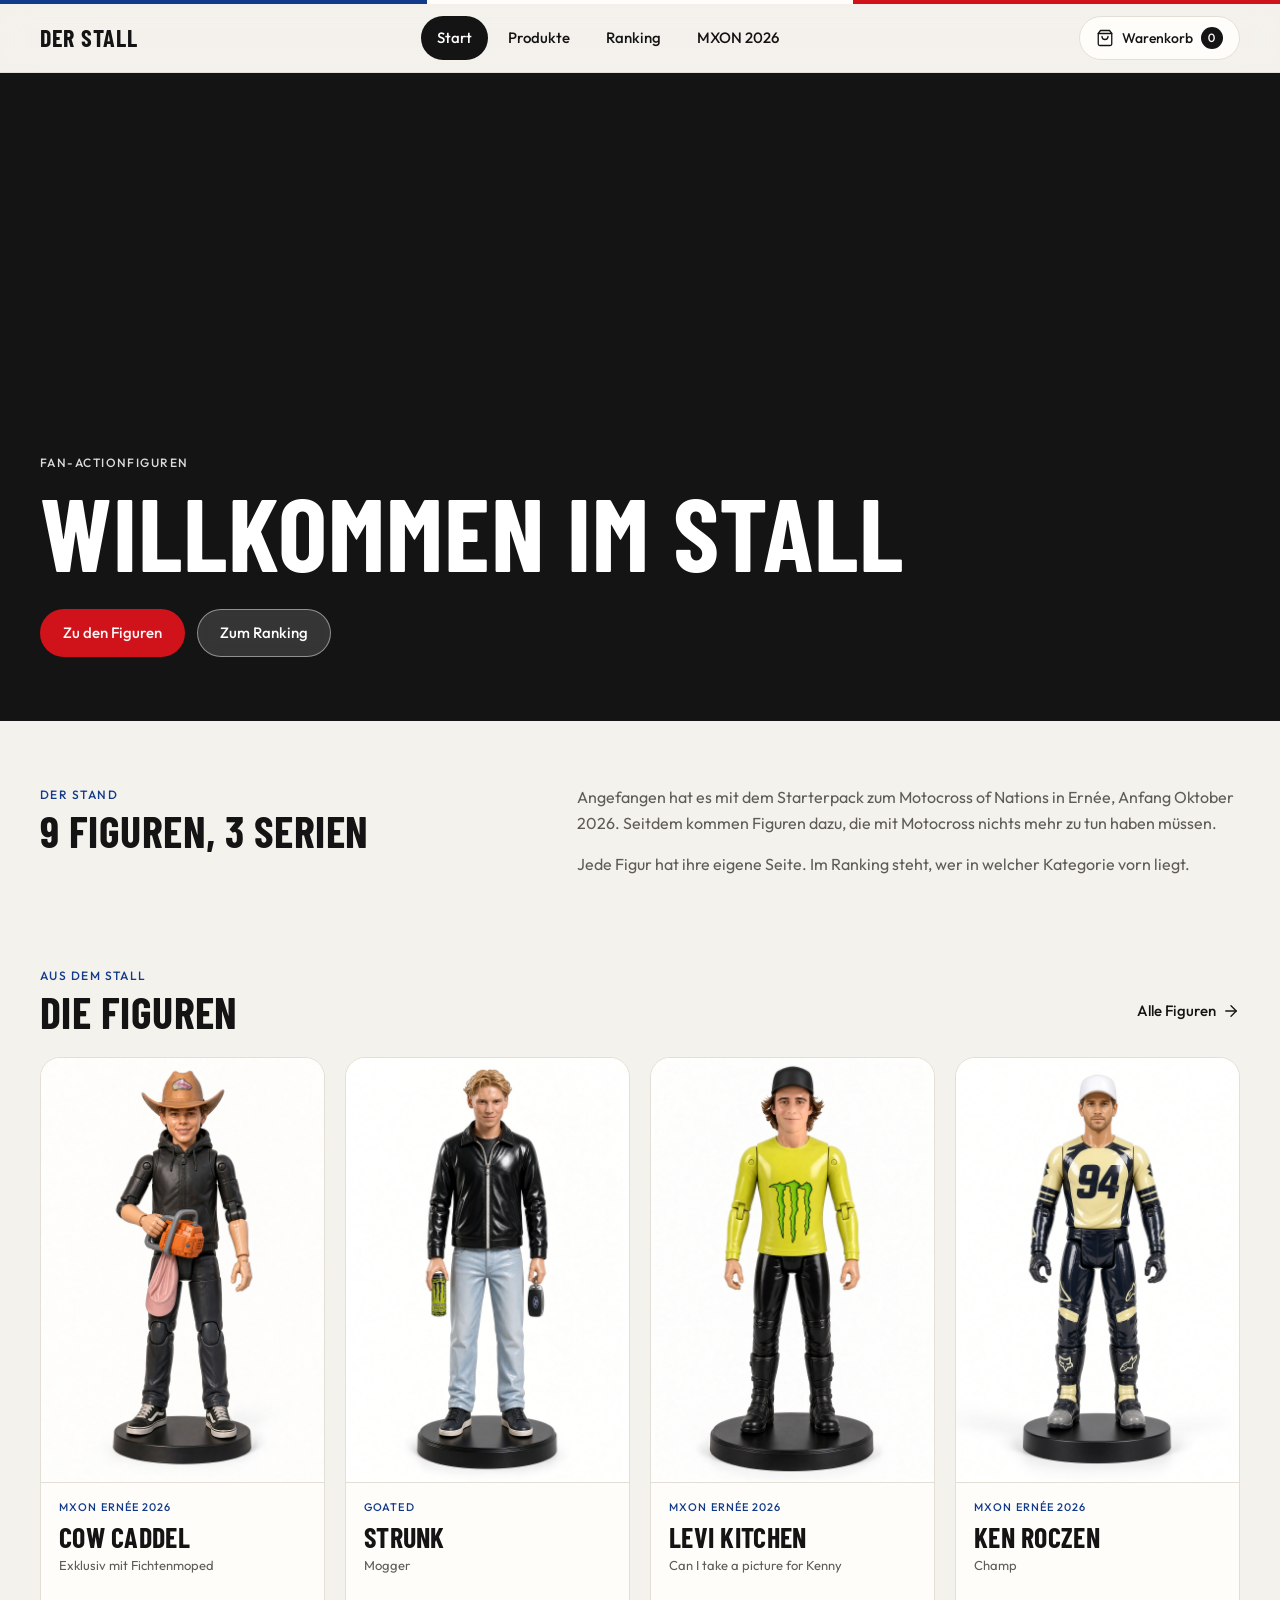
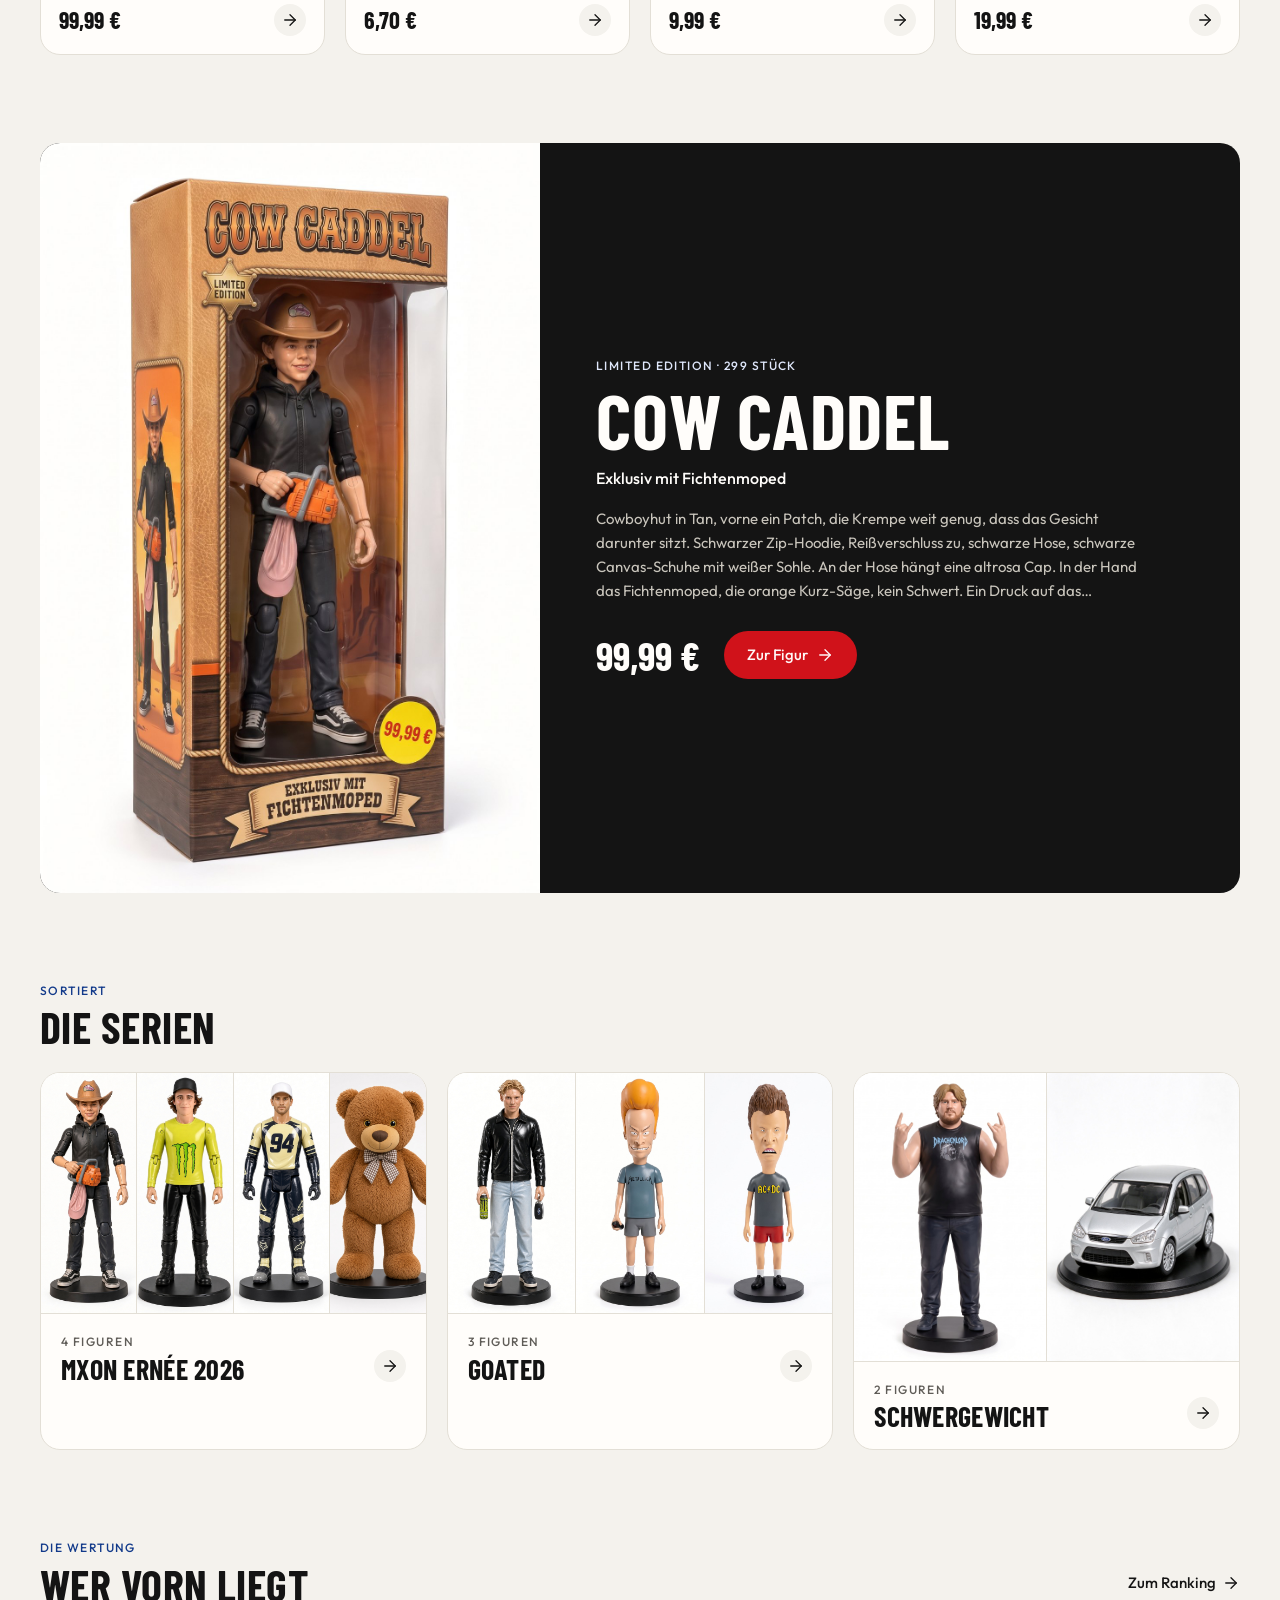
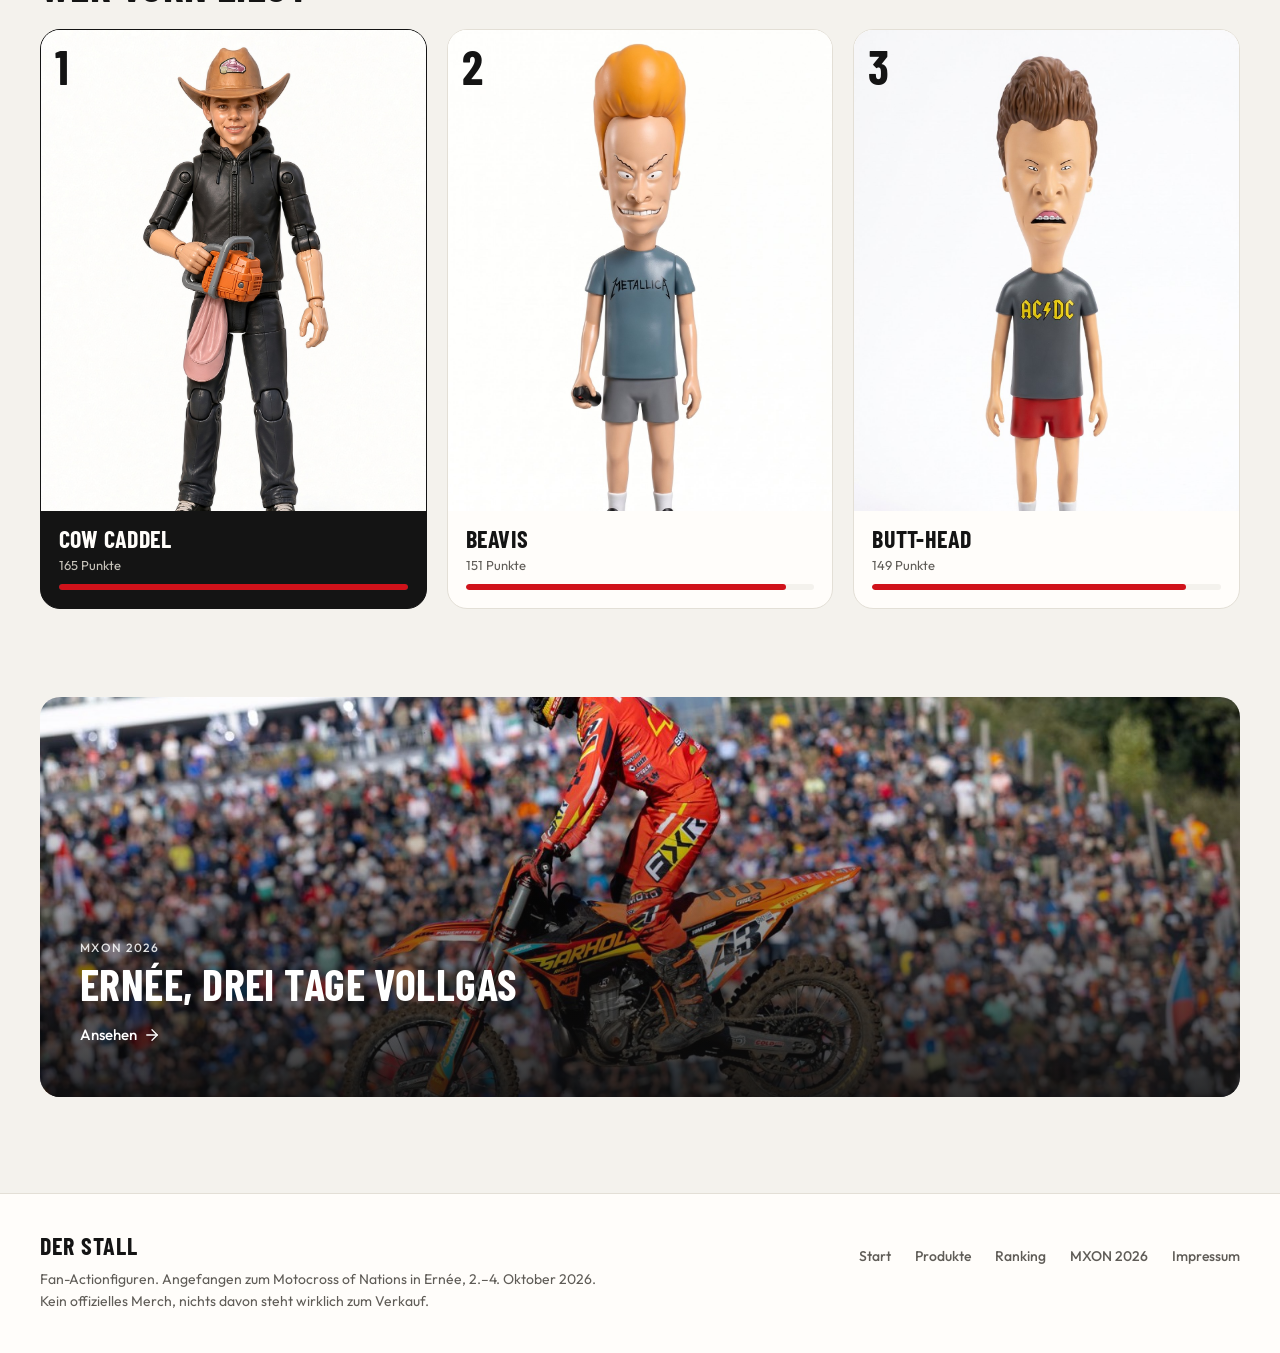
<file: index.html>
<!DOCTYPE html>
<html lang="de">
<head>
  <meta charset="utf-8"/>
  <meta name="viewport" content="width=device-width, initial-scale=1"/>
  <title>Der Stall — Fan-Actionfiguren</title>
  <meta name="description" content="Der Stall: Fan-Actionfiguren in mehreren Serien, mit Ranking. Angefangen zum Motocross of Nations in Ernée."/>
  <meta name="theme-color" content="#f4f2ed"/>
  <meta property="og:title" content="Der Stall — Fan-Actionfiguren"/>
  <meta property="og:image" content="og.jpg"/>
  <link rel="icon" type="image/svg+xml" href="favicon.svg"/>
  <link rel="preconnect" href="https://fonts.googleapis.com"/>
  <link rel="preconnect" href="https://fonts.gstatic.com" crossorigin/>
  <link rel="stylesheet" href="https://fonts.googleapis.com/css2?family=Barlow+Condensed:wght@600;700&amp;family=Outfit:wght@400;500;600&amp;display=swap"/>
  <link rel="stylesheet" href="css/styles.css?v=20261010172953"/>
</head>
<body data-seite="start">
  <main>
    <!-- Das Startbild fehlt noch. Wenn es da ist: als <img class="hero__bild" src="..." alt="..."/>
         direkt unter die nächste Zeile setzen und dort "hero--leer" entfernen. -->
    <section class="hero hero--leer">
      <div class="container hero__inhalt">
        <p class="eyebrow">Fan-Actionfiguren</p>
        <h1 class="h1">Willkommen im Stall</h1>
        <div class="hero__knoepfe">
          <a class="btn btn--rot" href="produkte.html">Zu den Figuren</a>
          <a class="btn btn--glas" href="ranking.html">Zum Ranking</a>
        </div>
      </div>
    </section>

    <div class="container seite">
      <section class="intro">
        <div>
          <p class="eyebrow">Der Stand</p>
          <h2 class="h2"><span data-anzahl="figuren"></span> Figuren, <span data-anzahl="serien"></span> Serien</h2>
        </div>
        <div class="text">
          <p>Angefangen hat es mit dem Starterpack zum Motocross of Nations in Ernée, Anfang Oktober 2026. Seitdem kommen Figuren dazu, die mit Motocross nichts mehr zu tun haben müssen.</p>
          <p>Jede Figur hat ihre eigene Seite. Im Ranking steht, wer in welcher Kategorie vorn liegt.</p>
        </div>
      </section>

      <section class="abschnitt">
        <div class="abschnitt__kopf">
          <div>
            <p class="eyebrow">Aus dem Stall</p>
            <h2 class="h2">Die Figuren</h2>
          </div>
          <a class="link" href="produkte.html">Alle Figuren
            <svg class="icon" viewBox="0 0 24 24" fill="none" stroke="currentColor" stroke-width="1.75" stroke-linecap="round" stroke-linejoin="round" aria-hidden="true"><path d="M5 12h14"></path><path d="m12 5 7 7-7 7"></path></svg>
          </a>
        </div>
        <ul class="figuren-raster" data-figuren="4"></ul>
      </section>

      <section class="abschnitt" id="start-fokus"></section>

      <section class="abschnitt">
        <div class="abschnitt__kopf">
          <div>
            <p class="eyebrow">Sortiert</p>
            <h2 class="h2">Die Serien</h2>
          </div>
        </div>
        <ul class="serien" id="start-serien"></ul>
      </section>

      <section class="abschnitt">
        <div class="abschnitt__kopf">
          <div>
            <p class="eyebrow">Die Wertung</p>
            <h2 class="h2">Wer vorn liegt</h2>
          </div>
          <a class="link" href="ranking.html">Zum Ranking
            <svg class="icon" viewBox="0 0 24 24" fill="none" stroke="currentColor" stroke-width="1.75" stroke-linecap="round" stroke-linejoin="round" aria-hidden="true"><path d="M5 12h14"></path><path d="m12 5 7 7-7 7"></path></svg>
          </a>
        </div>
        <ol class="wertung wertung--3" id="start-wertung" style="margin-top:0"></ol>
      </section>

      <section class="abschnitt">
        <a class="teaser" href="wochenende.html">
          <img src="hero.jpg" alt="" loading="lazy"/>
          <div class="teaser__text">
            <p class="eyebrow">MXON 2026</p>
            <h2 class="h2">Ernée, drei Tage Vollgas</h2>
            <span class="link">Ansehen
              <svg class="icon" viewBox="0 0 24 24" fill="none" stroke="currentColor" stroke-width="1.75" stroke-linecap="round" stroke-linejoin="round" aria-hidden="true"><path d="M5 12h14"></path><path d="m12 5 7 7-7 7"></path></svg>
            </span>
          </div>
        </a>
      </section>
    </div>
  </main>
  <script src="js/daten.js?v=20261010172953"></script>
  <script src="js/app.js?v=20261010172953"></script>
  <script src="js/start.js?v=20261010172953"></script>
</body>
</html>
</file>
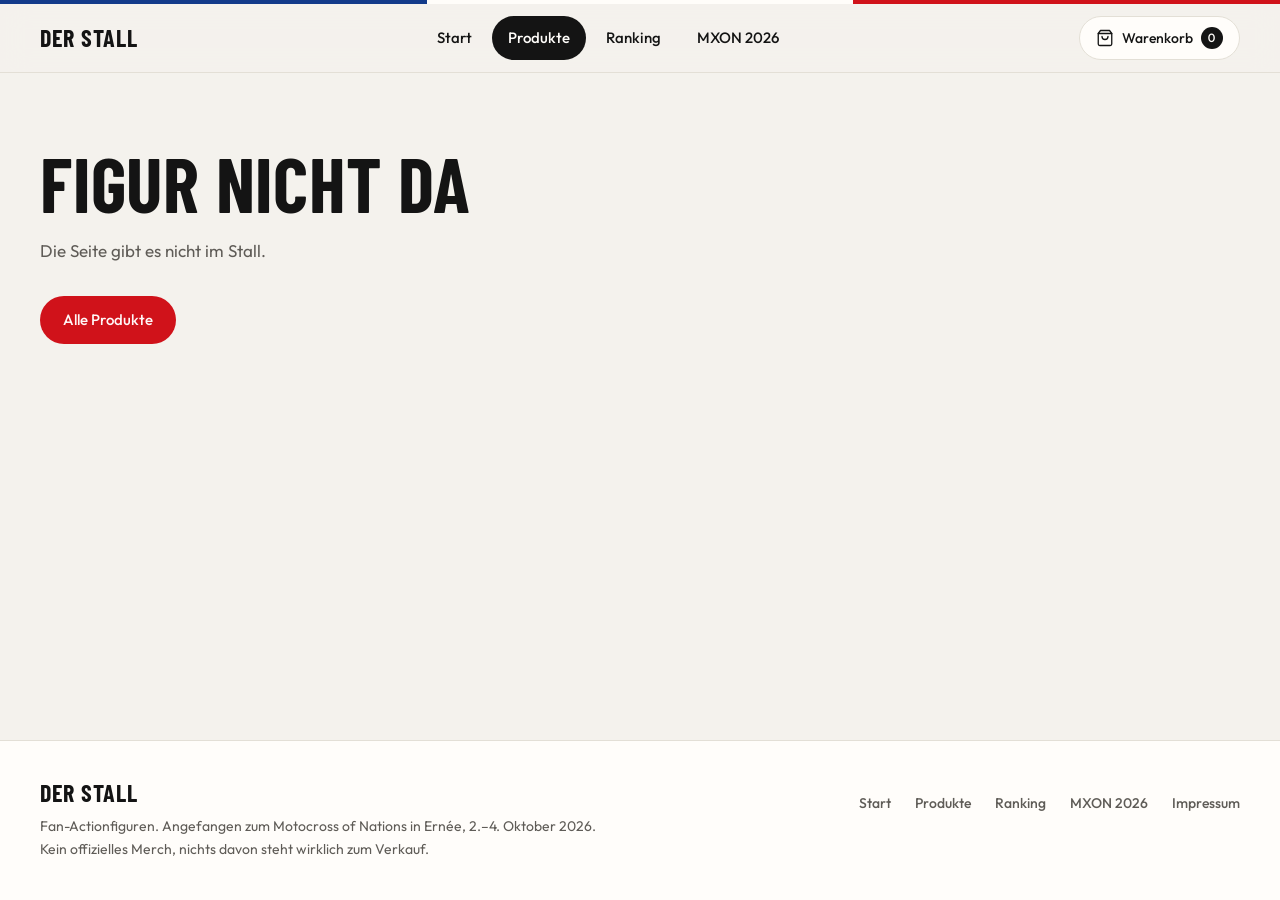
<file: figur.html>
<!DOCTYPE html>
<html lang="de">
<head>
  <meta charset="utf-8"/>
  <meta name="viewport" content="width=device-width, initial-scale=1"/>
  <title>Der Stall</title>
  <meta name="theme-color" content="#f4f2ed"/>
  <meta property="og:title" content="Der Stall"/>
  <meta property="og:image" content="og.jpg"/>
  <link rel="icon" type="image/svg+xml" href="favicon.svg"/>
  <link rel="preconnect" href="https://fonts.googleapis.com"/>
  <link rel="preconnect" href="https://fonts.gstatic.com" crossorigin/>
  <link rel="stylesheet" href="https://fonts.googleapis.com/css2?family=Barlow+Condensed:wght@600;700&amp;family=Outfit:wght@400;500;600&amp;display=swap"/>
  <link rel="stylesheet" href="css/styles.css?v=20261010172953"/>
</head>
<body data-seite="produkte">
  <!-- Inhalt kommt aus js/figur.js?v=20261010172953, je nach ?slug=... in der Adresse -->
  <main class="container seite"></main>
  <script src="js/daten.js?v=20261010172953"></script>
  <script src="js/app.js?v=20261010172953"></script>
  <script src="js/figur.js?v=20261010172953"></script>
</body>
</html>
</file>
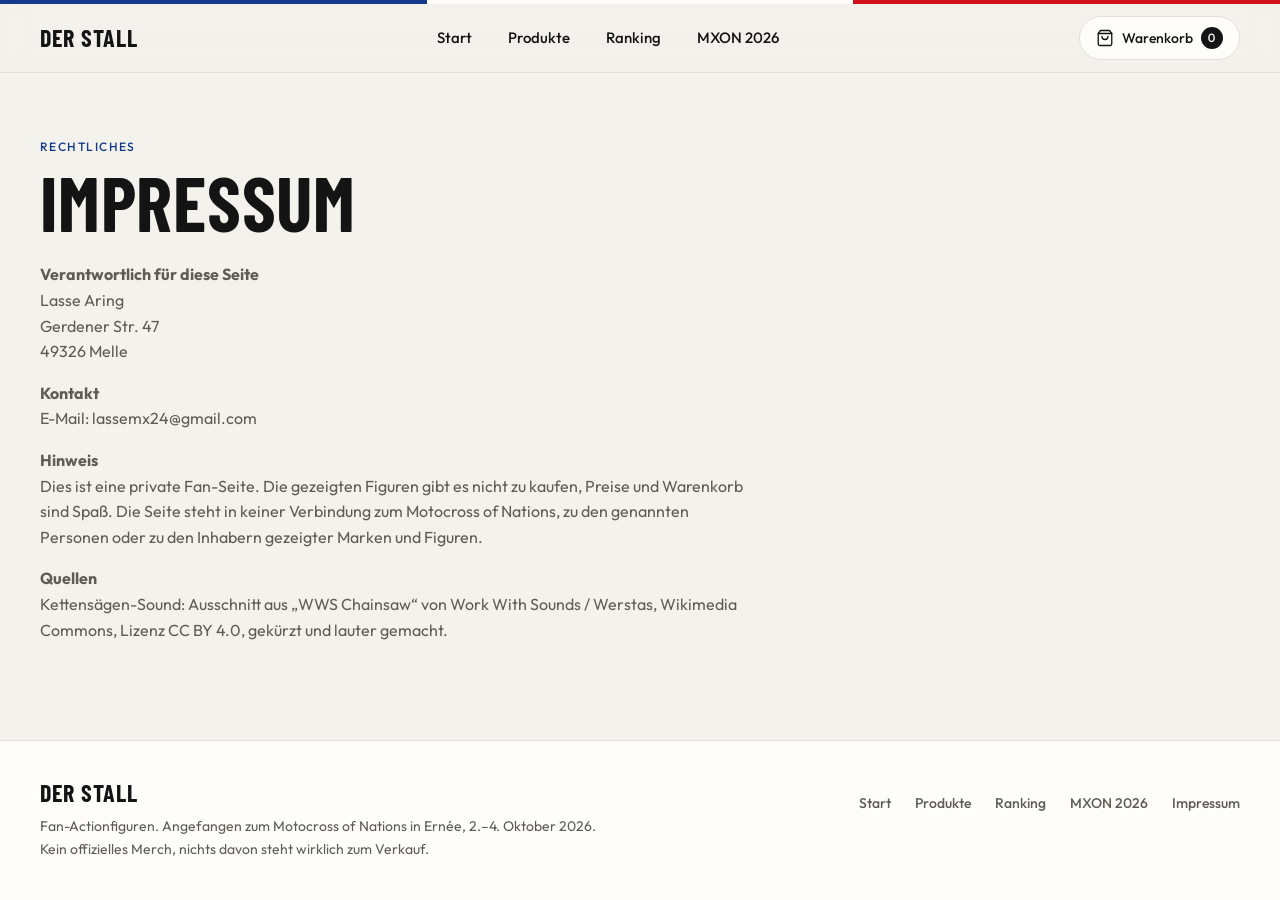
<file: impressum.html>
<!DOCTYPE html>
<html lang="de">
<head>
  <meta charset="utf-8"/>
  <meta name="viewport" content="width=device-width, initial-scale=1"/>
  <title>Impressum — Der Stall</title>
  <meta name="description" content="Impressum der Fan-Seite Der Stall."/>
  <meta name="theme-color" content="#f4f2ed"/>
  <meta property="og:title" content="Impressum — Der Stall"/>
  <meta property="og:image" content="og.jpg"/>
  <link rel="icon" type="image/svg+xml" href="favicon.svg"/>
  <link rel="preconnect" href="https://fonts.googleapis.com"/>
  <link rel="preconnect" href="https://fonts.gstatic.com" crossorigin/>
  <link rel="stylesheet" href="https://fonts.googleapis.com/css2?family=Barlow+Condensed:wght@600;700&amp;family=Outfit:wght@400;500;600&amp;display=swap"/>
  <link rel="stylesheet" href="css/styles.css?v=20261010172953"/>
</head>
<body data-seite="">
  <main class="container seite">
    <p class="eyebrow">Rechtliches</p>
    <h1 class="h1">Impressum</h1>
    <div class="text" style="margin-top:24px">
      <p><strong>Verantwortlich für diese Seite</strong><br/>Lasse Aring<br/>Gerdener Str. 47<br/>49326 Melle</p>
      <p><strong>Kontakt</strong><br/>E-Mail: <a href="mailto:lassemx24@gmail.com">lassemx24@gmail.com</a></p>
      <p><strong>Hinweis</strong><br/>Dies ist eine private Fan-Seite. Die gezeigten Figuren gibt es nicht zu kaufen, Preise und Warenkorb sind Spaß. Die Seite steht in keiner Verbindung zum Motocross of Nations, zu den genannten Personen oder zu den Inhabern gezeigter Marken und Figuren.</p>
      <p><strong>Quellen</strong><br/>Kettensägen-Sound: Ausschnitt aus „WWS Chainsaw“ von Work With Sounds / Werstas, Wikimedia Commons, Lizenz CC BY 4.0, gekürzt und lauter gemacht.</p>
    </div>
  </main>
  <script src="js/daten.js?v=20261010172953"></script>
  <script src="js/app.js?v=20261010172953"></script>
</body>
</html>
</file>
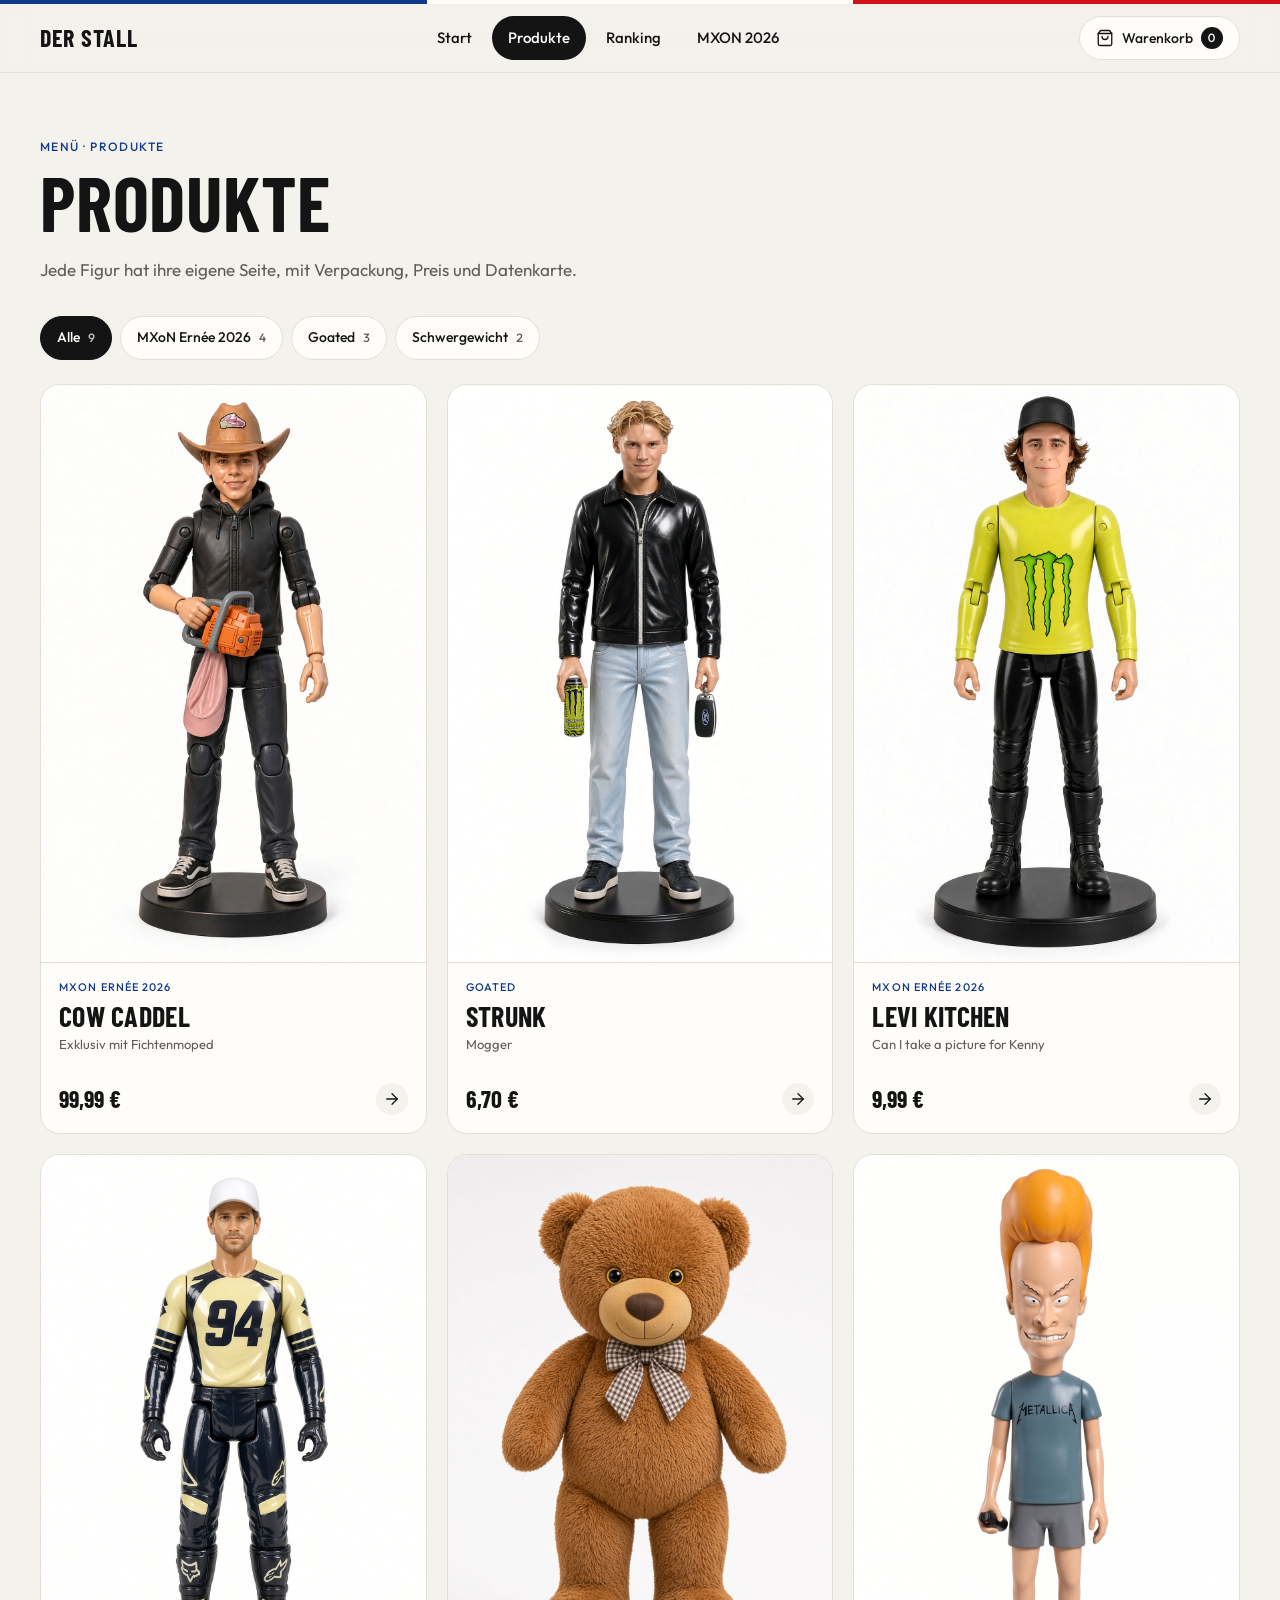
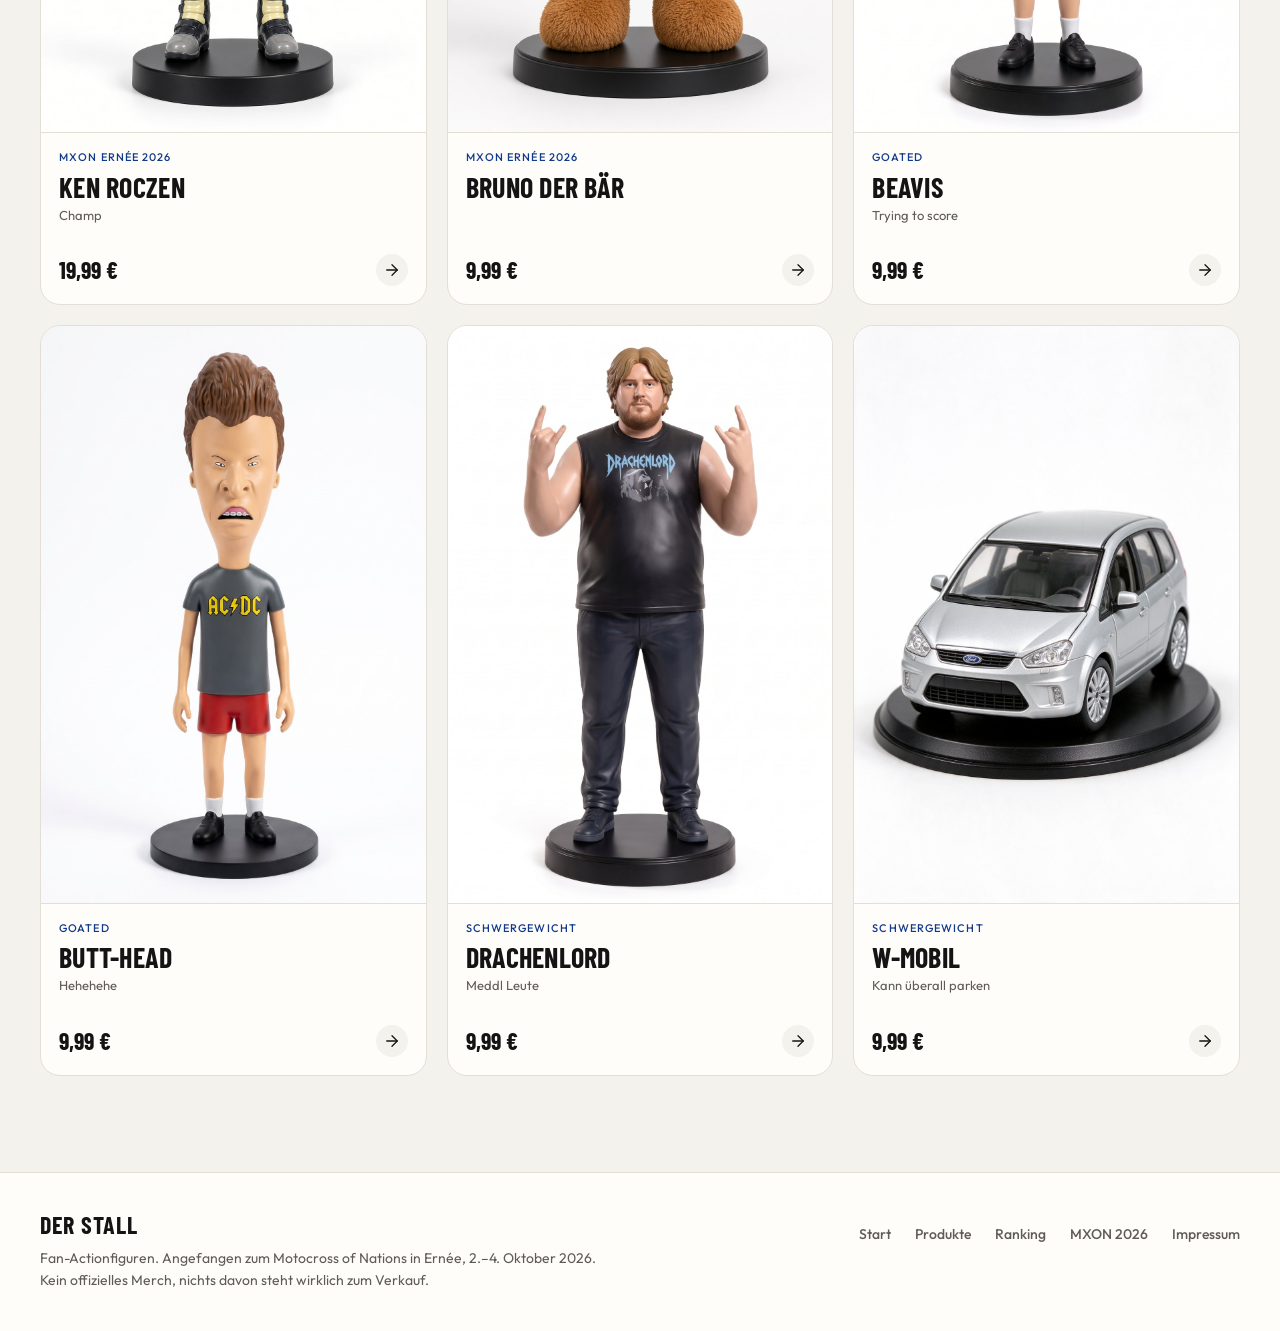
<file: produkte.html>
<!DOCTYPE html>
<html lang="de">
<head>
  <meta charset="utf-8"/>
  <meta name="viewport" content="width=device-width, initial-scale=1"/>
  <title>Produkte — Der Stall</title>
  <meta name="description" content="Alle Fan-Actionfiguren aus dem Stall, nach Serie sortierbar."/>
  <meta name="theme-color" content="#f4f2ed"/>
  <meta property="og:title" content="Produkte — Der Stall"/>
  <meta property="og:image" content="og.jpg"/>
  <link rel="icon" type="image/svg+xml" href="favicon.svg"/>
  <link rel="preconnect" href="https://fonts.googleapis.com"/>
  <link rel="preconnect" href="https://fonts.gstatic.com" crossorigin/>
  <link rel="stylesheet" href="https://fonts.googleapis.com/css2?family=Barlow+Condensed:wght@600;700&amp;family=Outfit:wght@400;500;600&amp;display=swap"/>
  <link rel="stylesheet" href="css/styles.css?v=20261010172953"/>
</head>
<body data-seite="produkte">
  <main class="container seite">
    <p class="eyebrow">Menü · Produkte</p>
    <h1 class="h1">Produkte</h1>
    <p class="lead">Jede Figur hat ihre eigene Seite, mit Verpackung, Preis und Datenkarte.</p>
    <div id="serien-filter" class="filter" role="group" aria-label="Nach Serie filtern"></div>
    <ul id="produkt-liste" class="figuren-raster"></ul>
  </main>
  <script src="js/daten.js?v=20261010172953"></script>
  <script src="js/app.js?v=20261010172953"></script>
  <script src="js/produkte.js?v=20261010172953"></script>
</body>
</html>
</file>
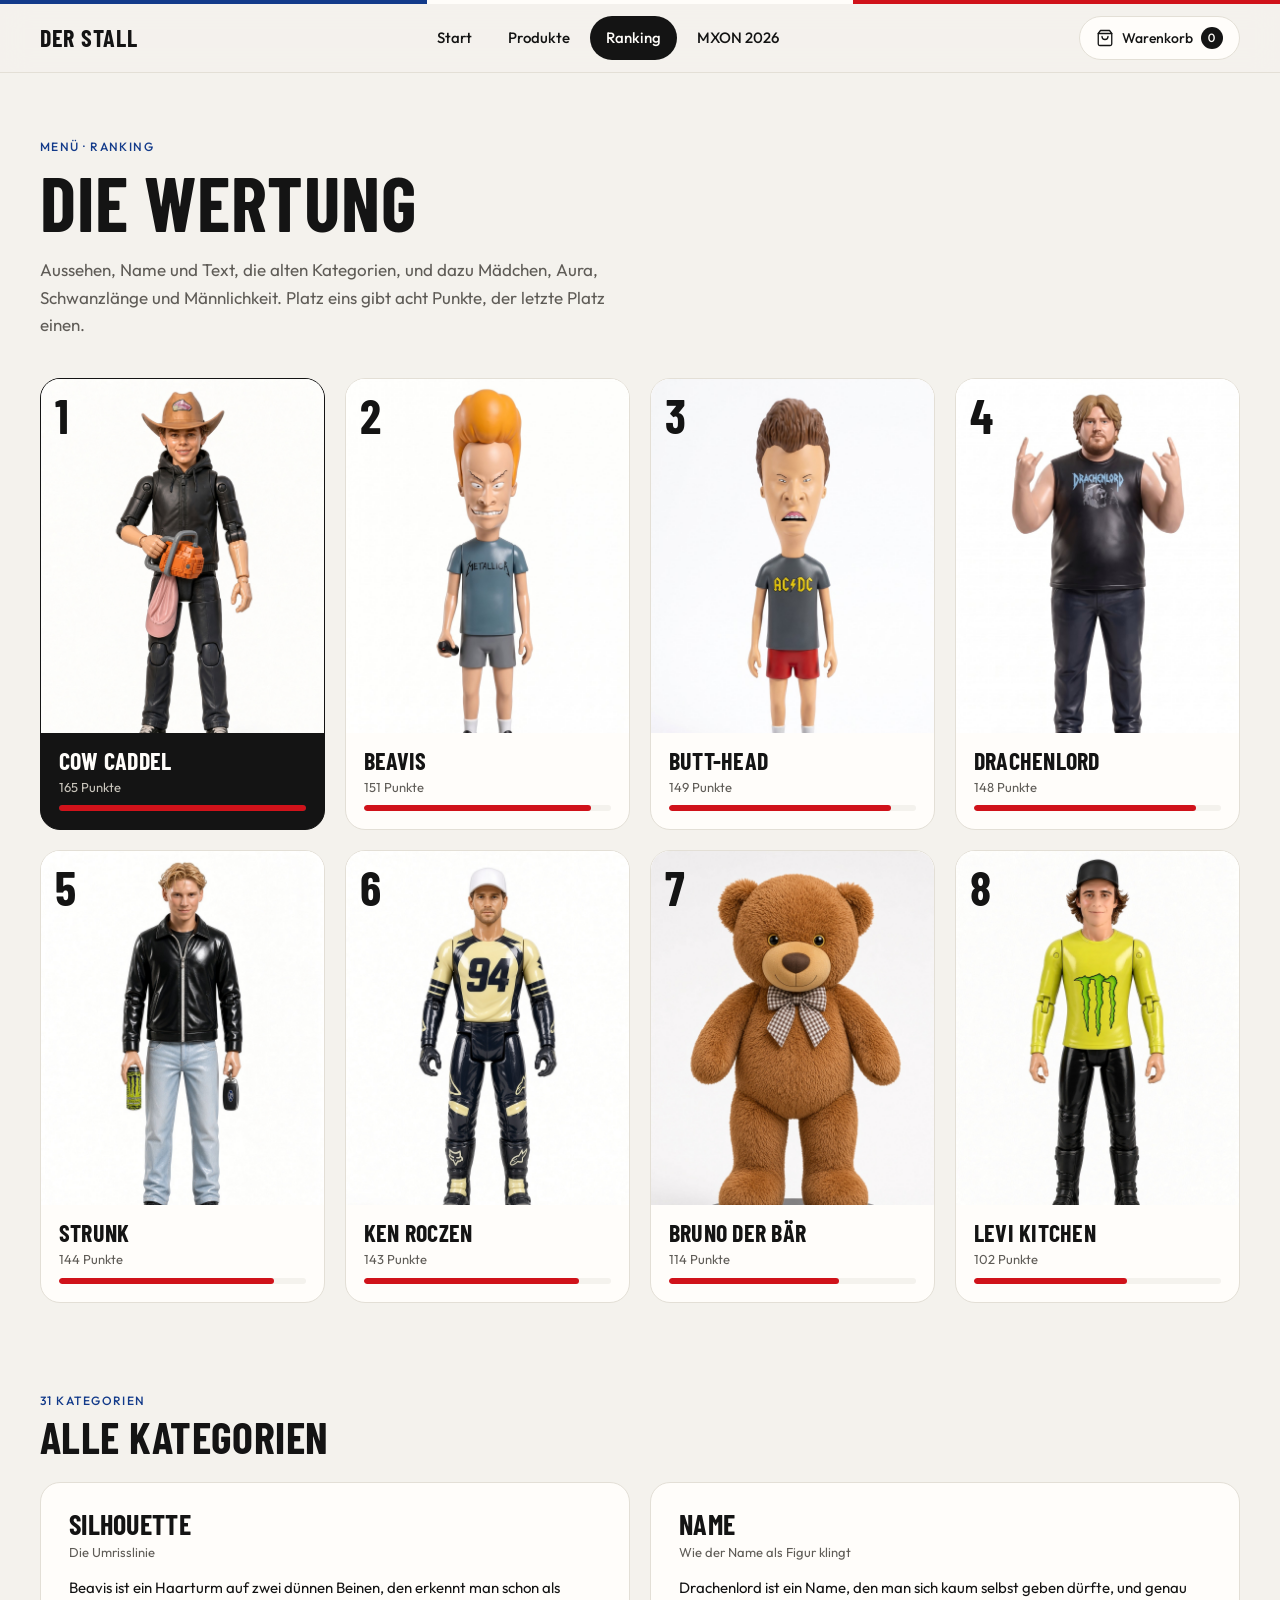
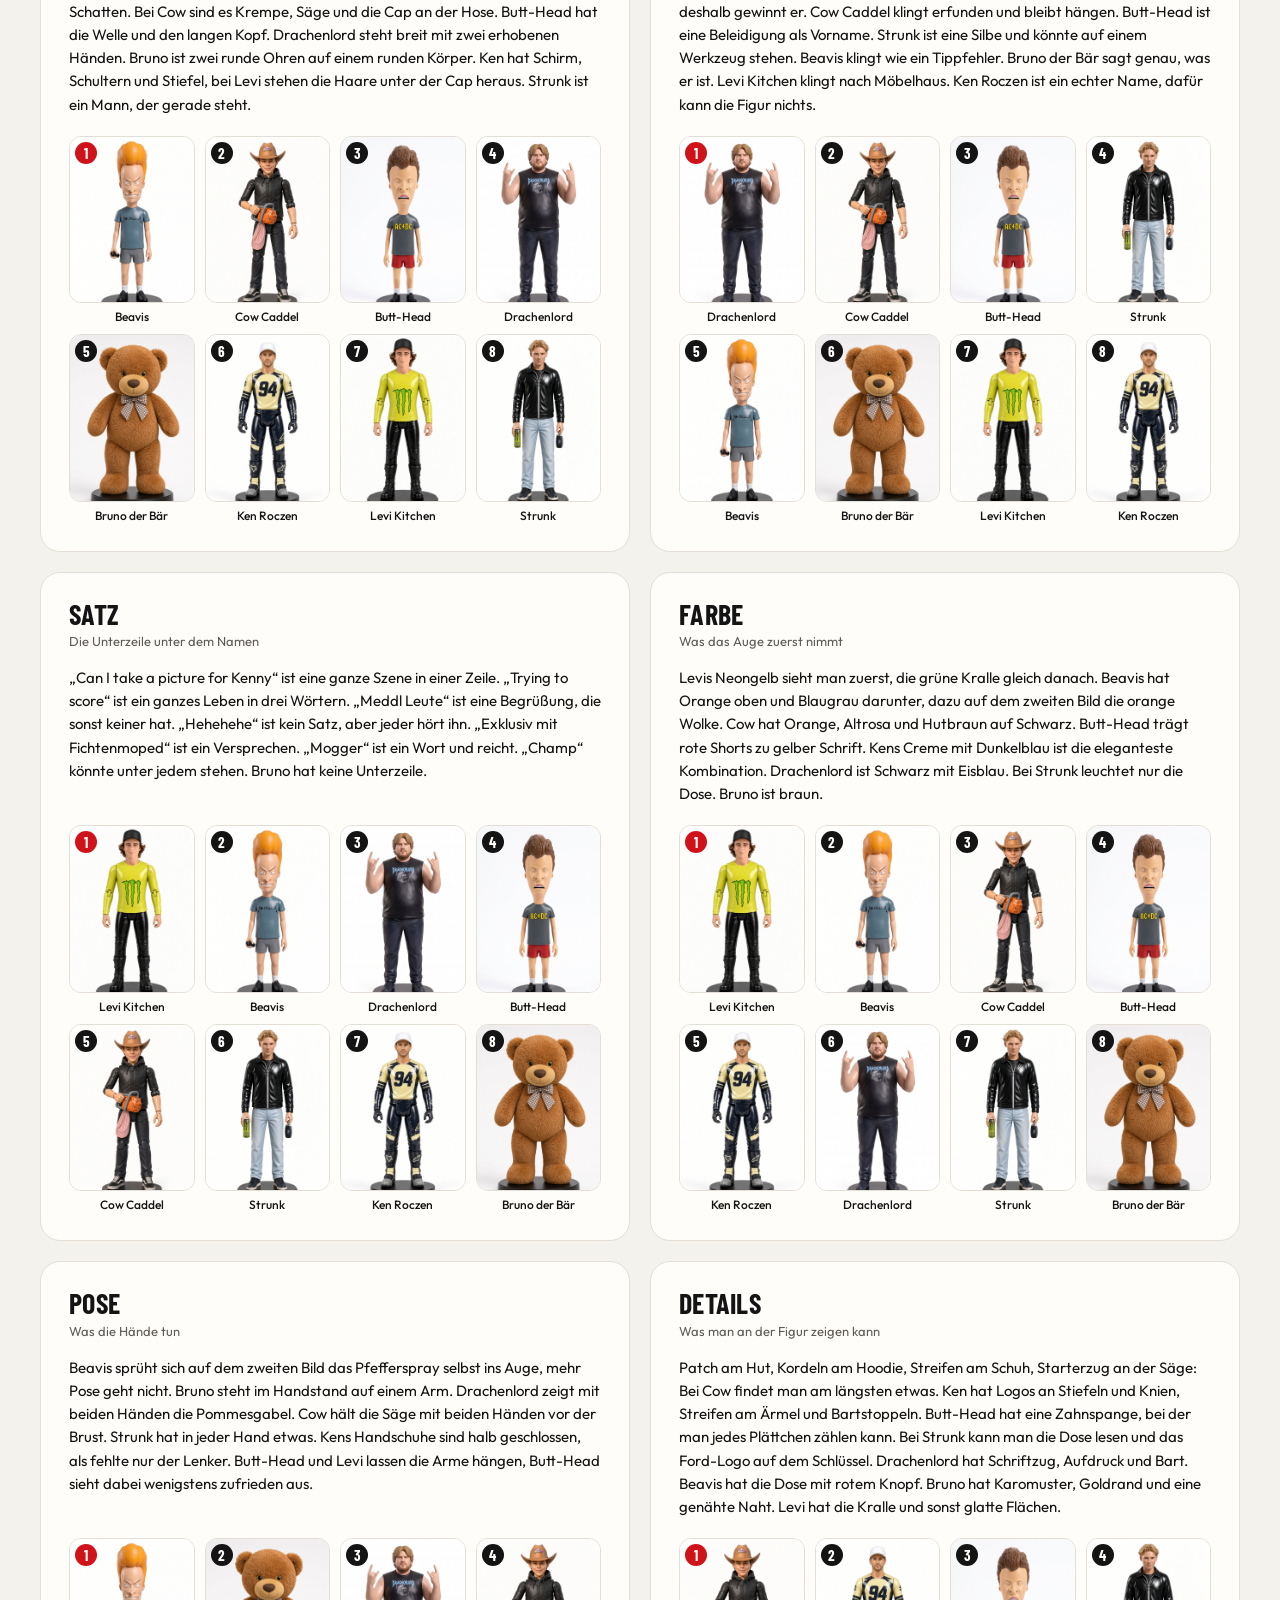
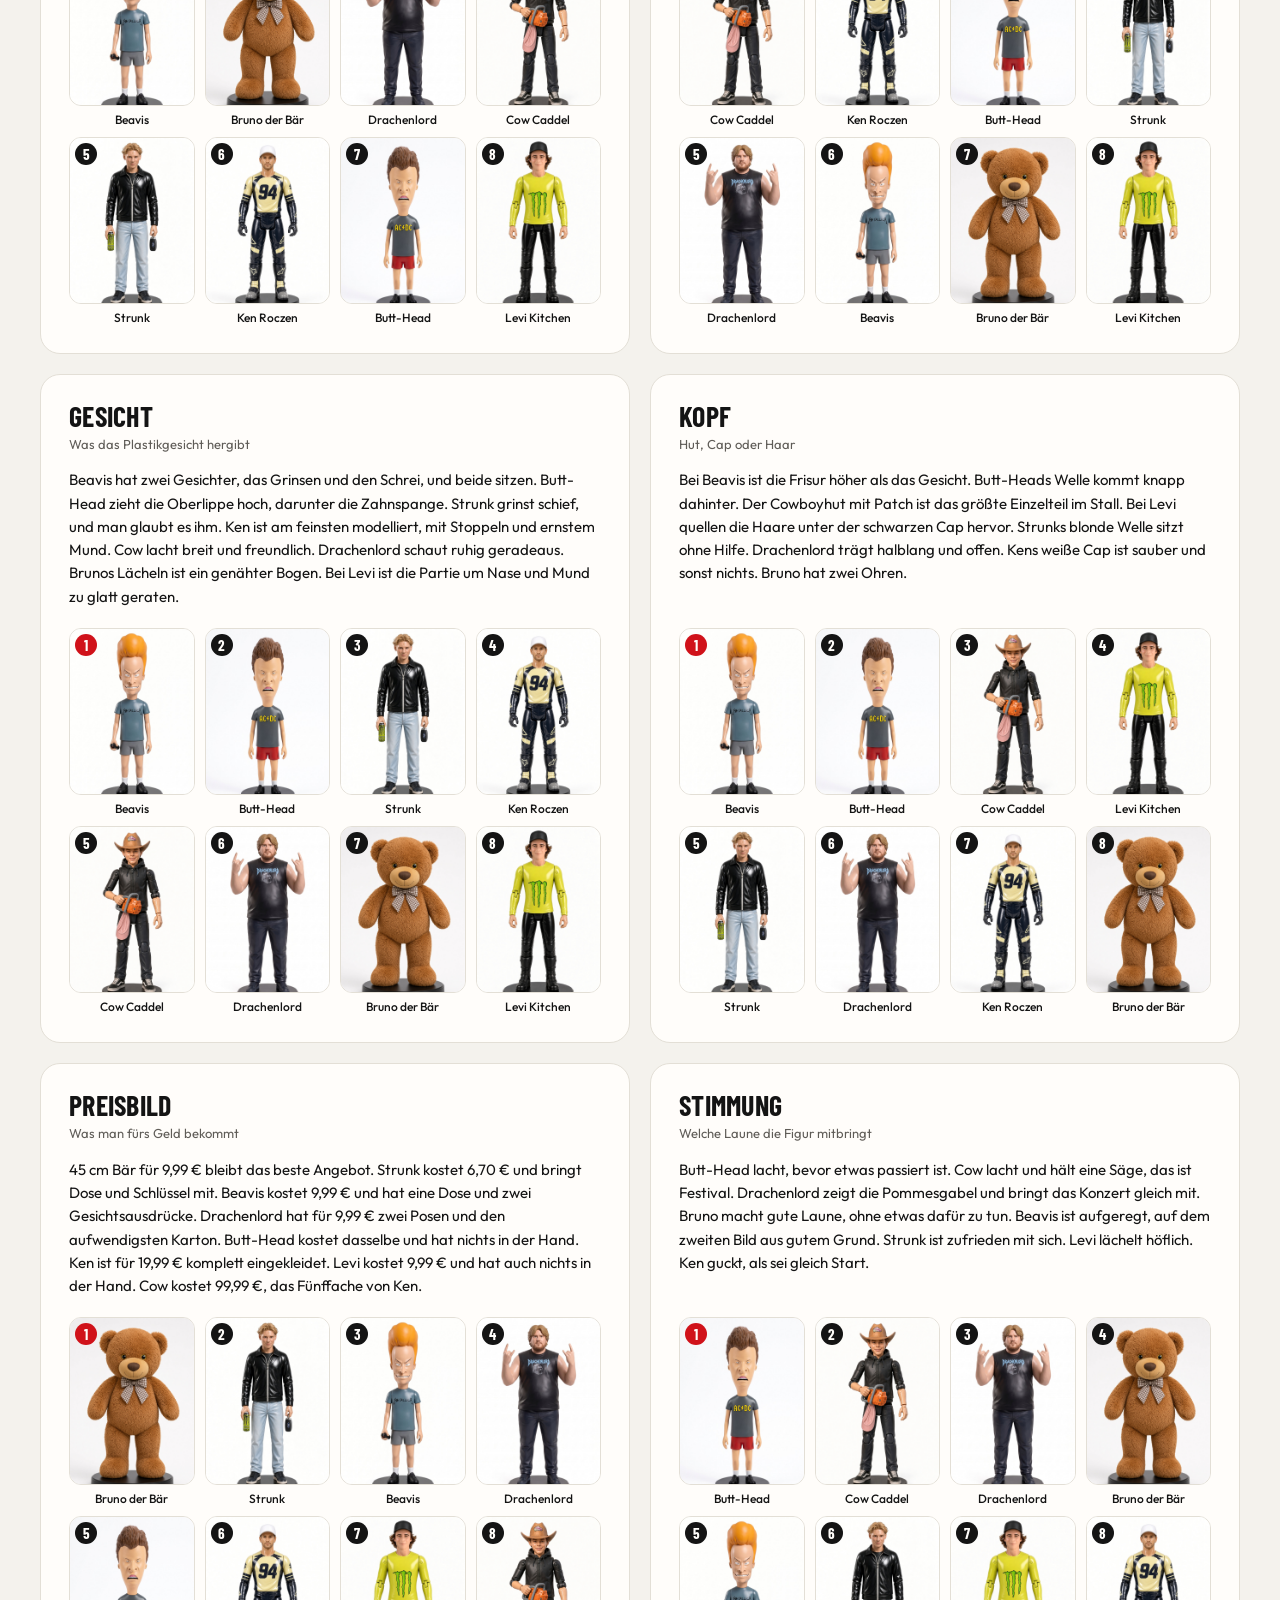
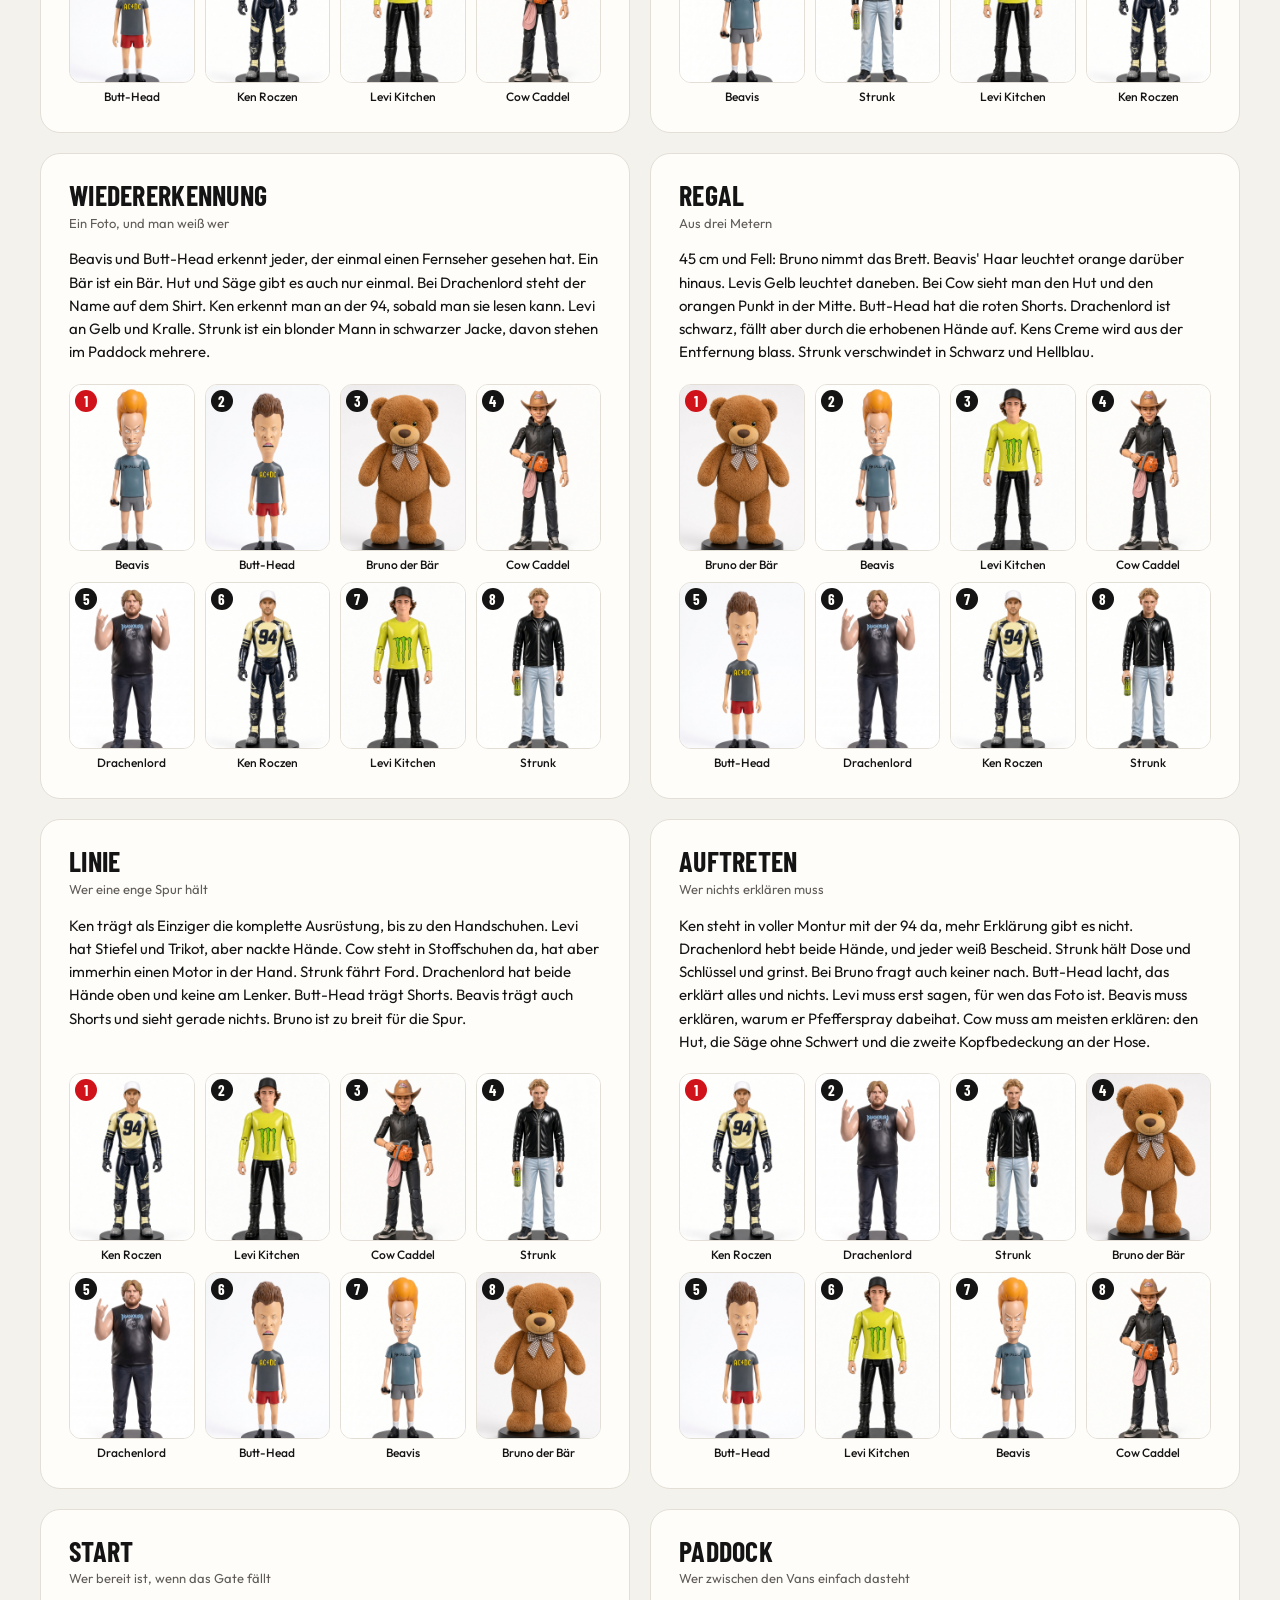
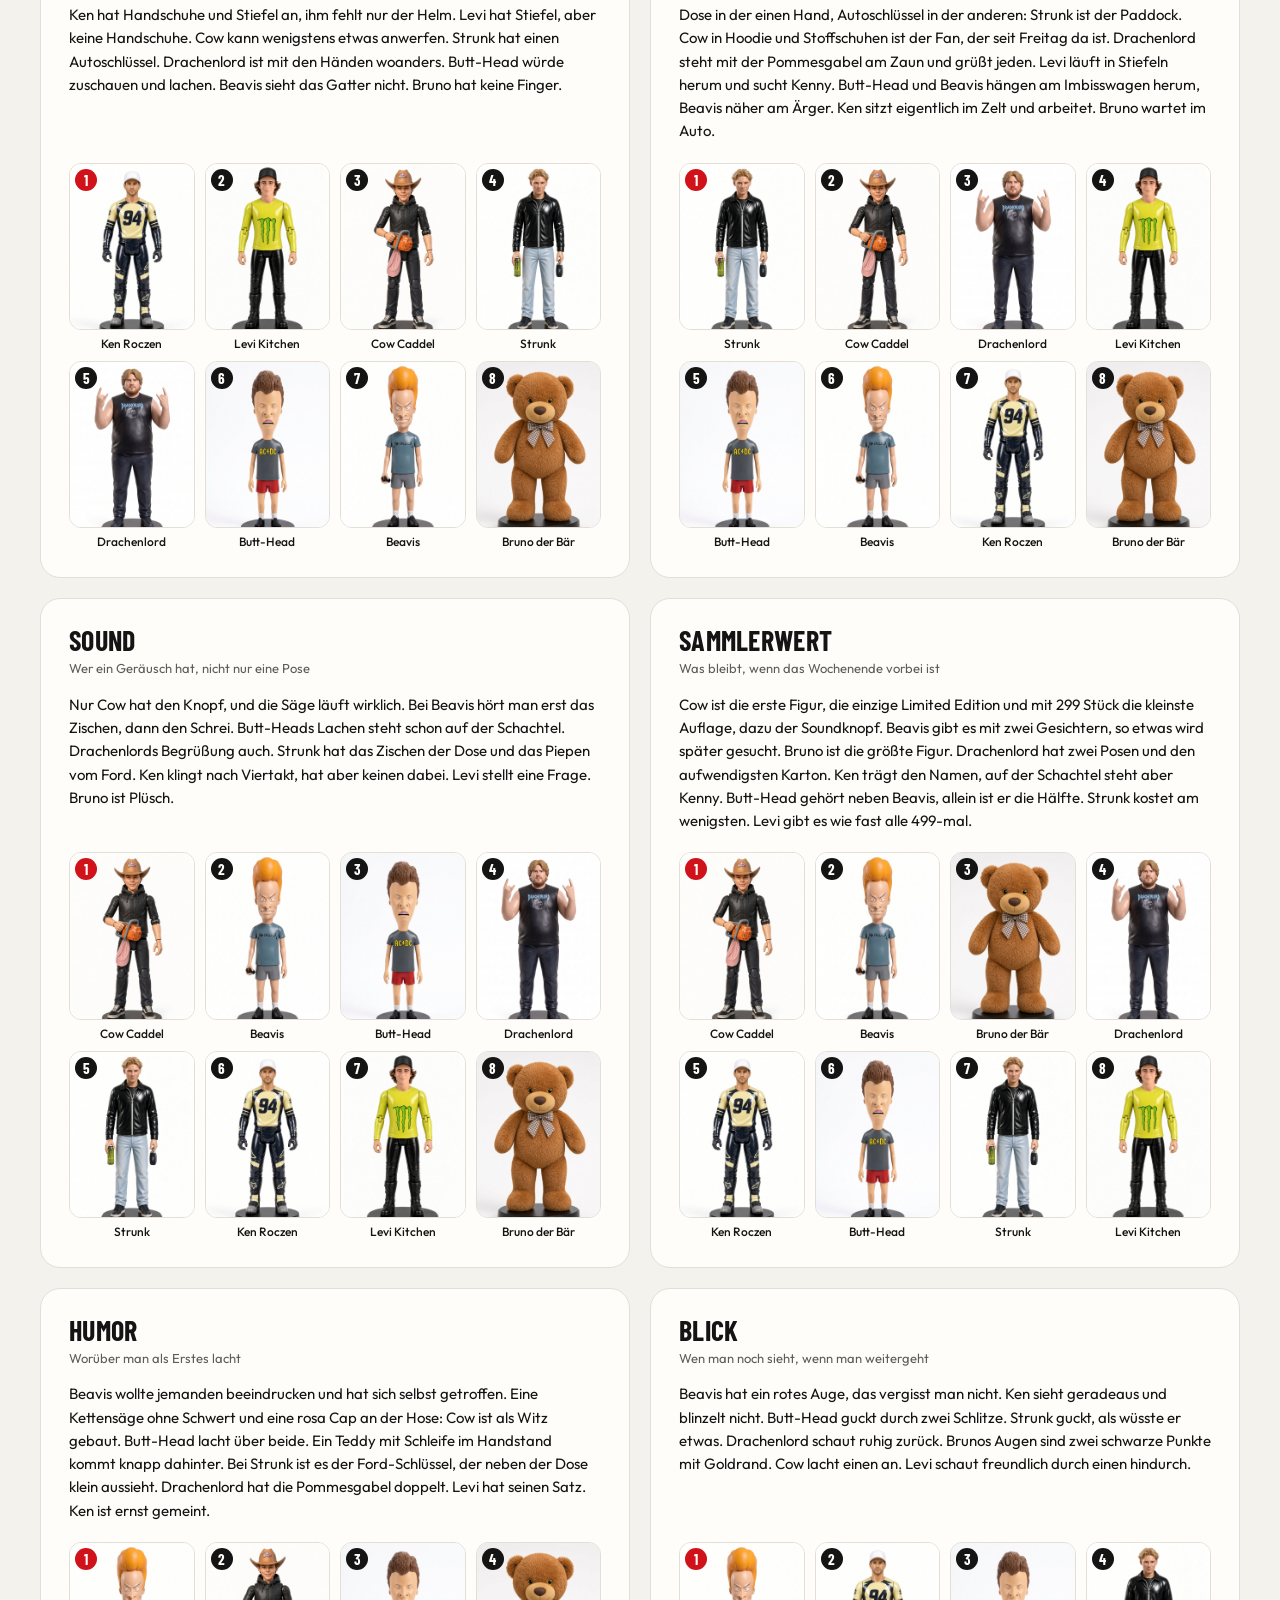
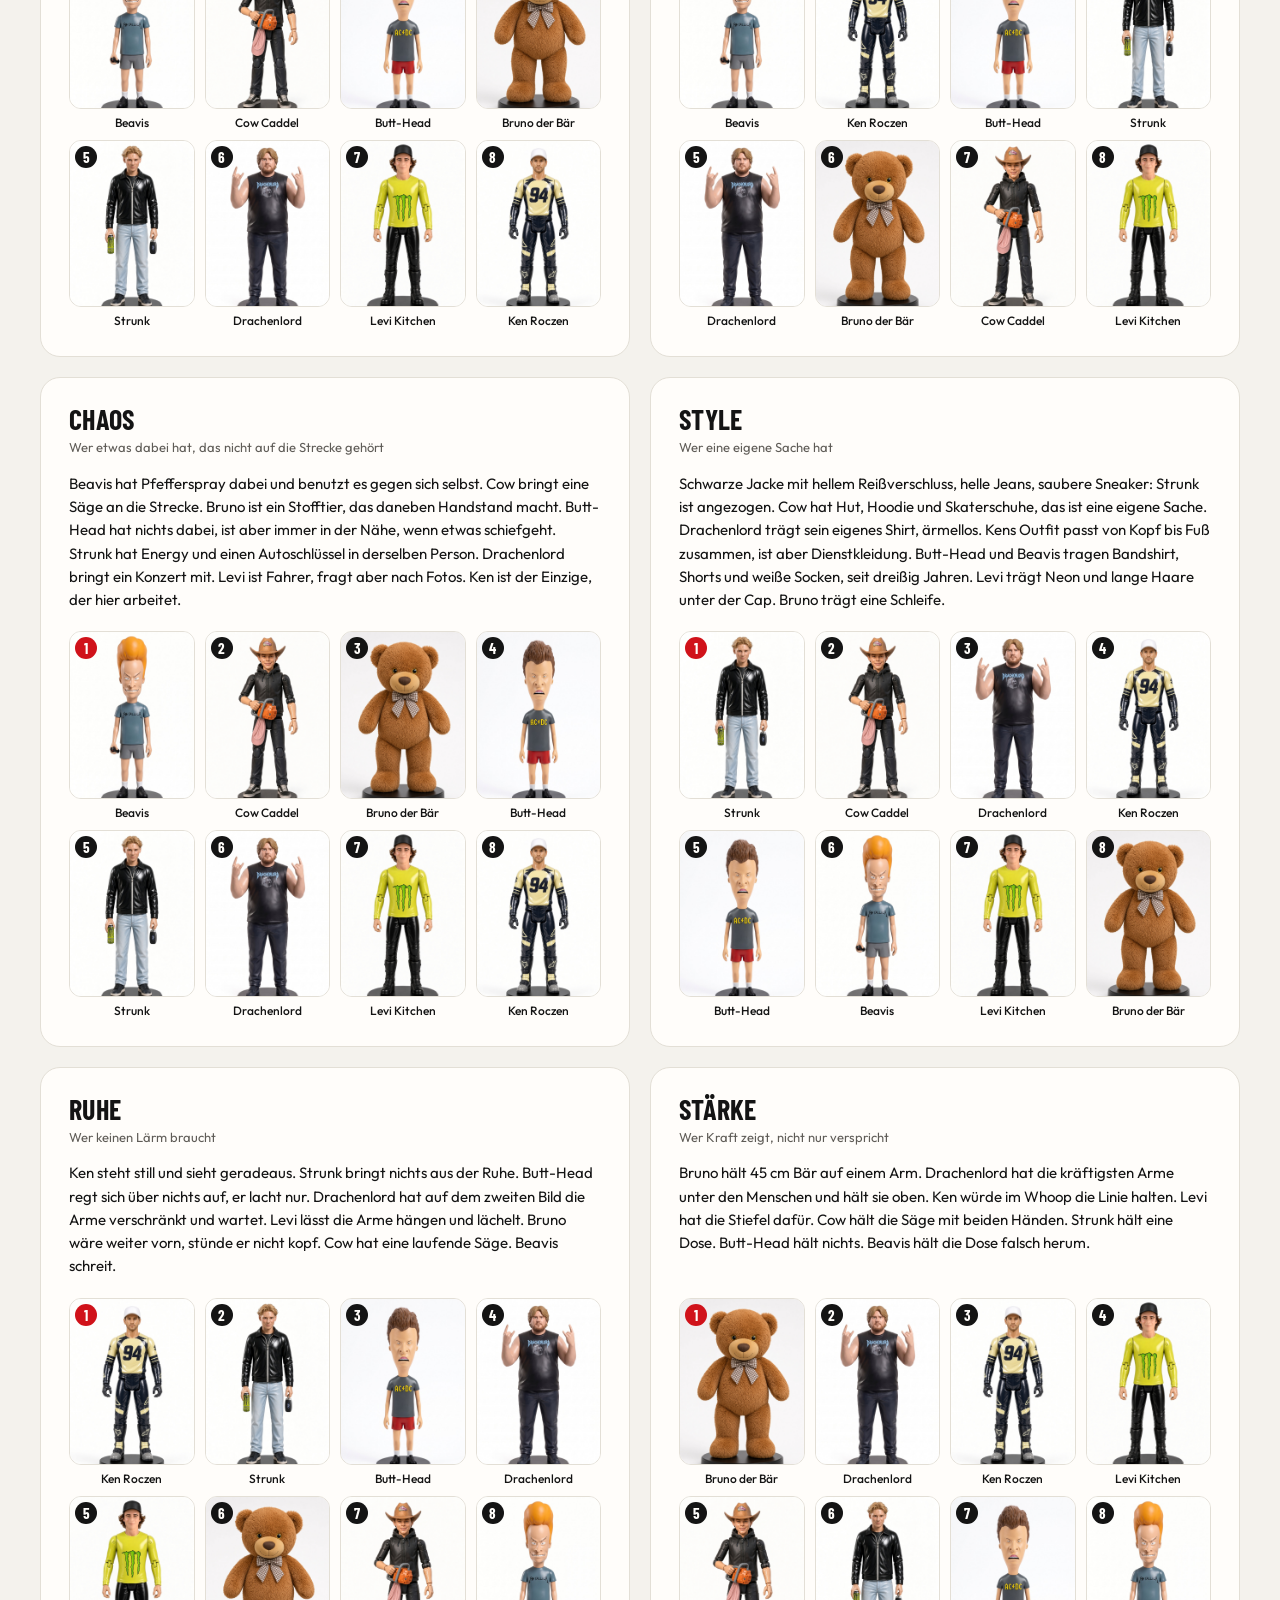
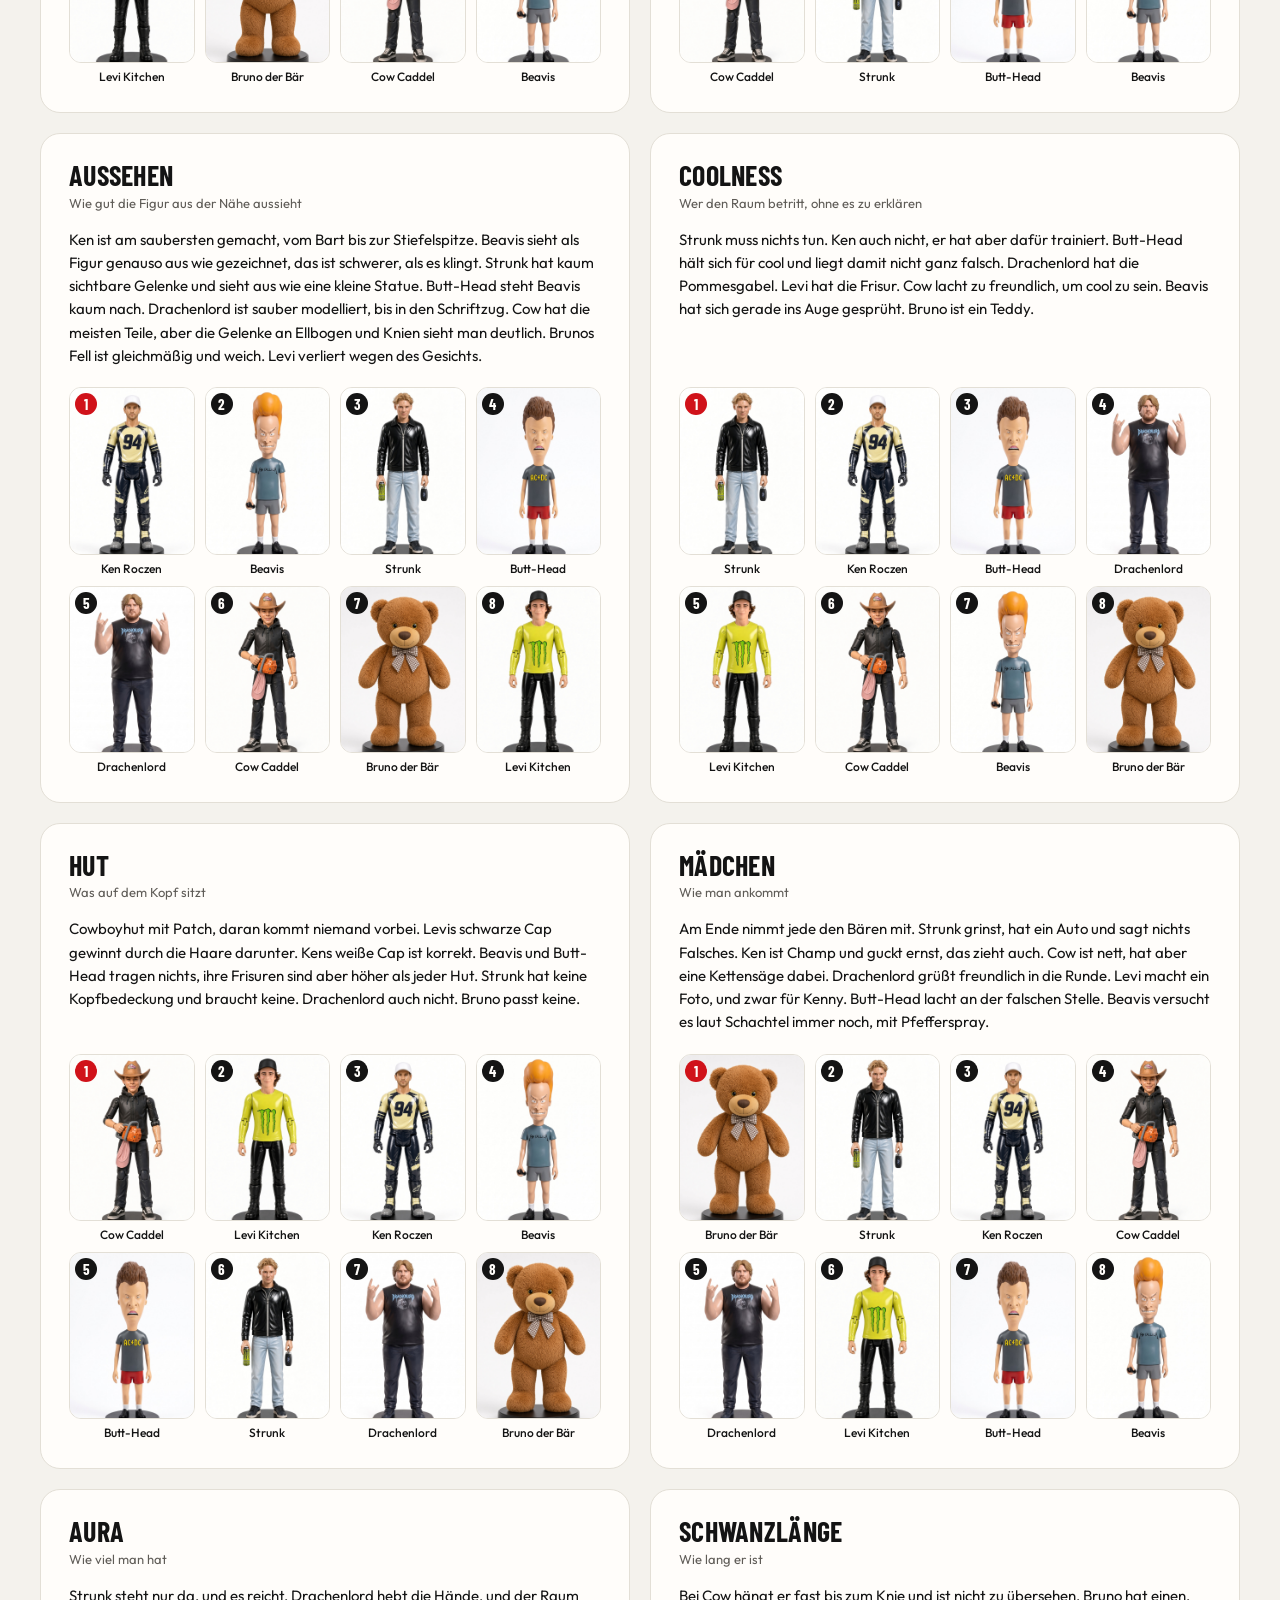
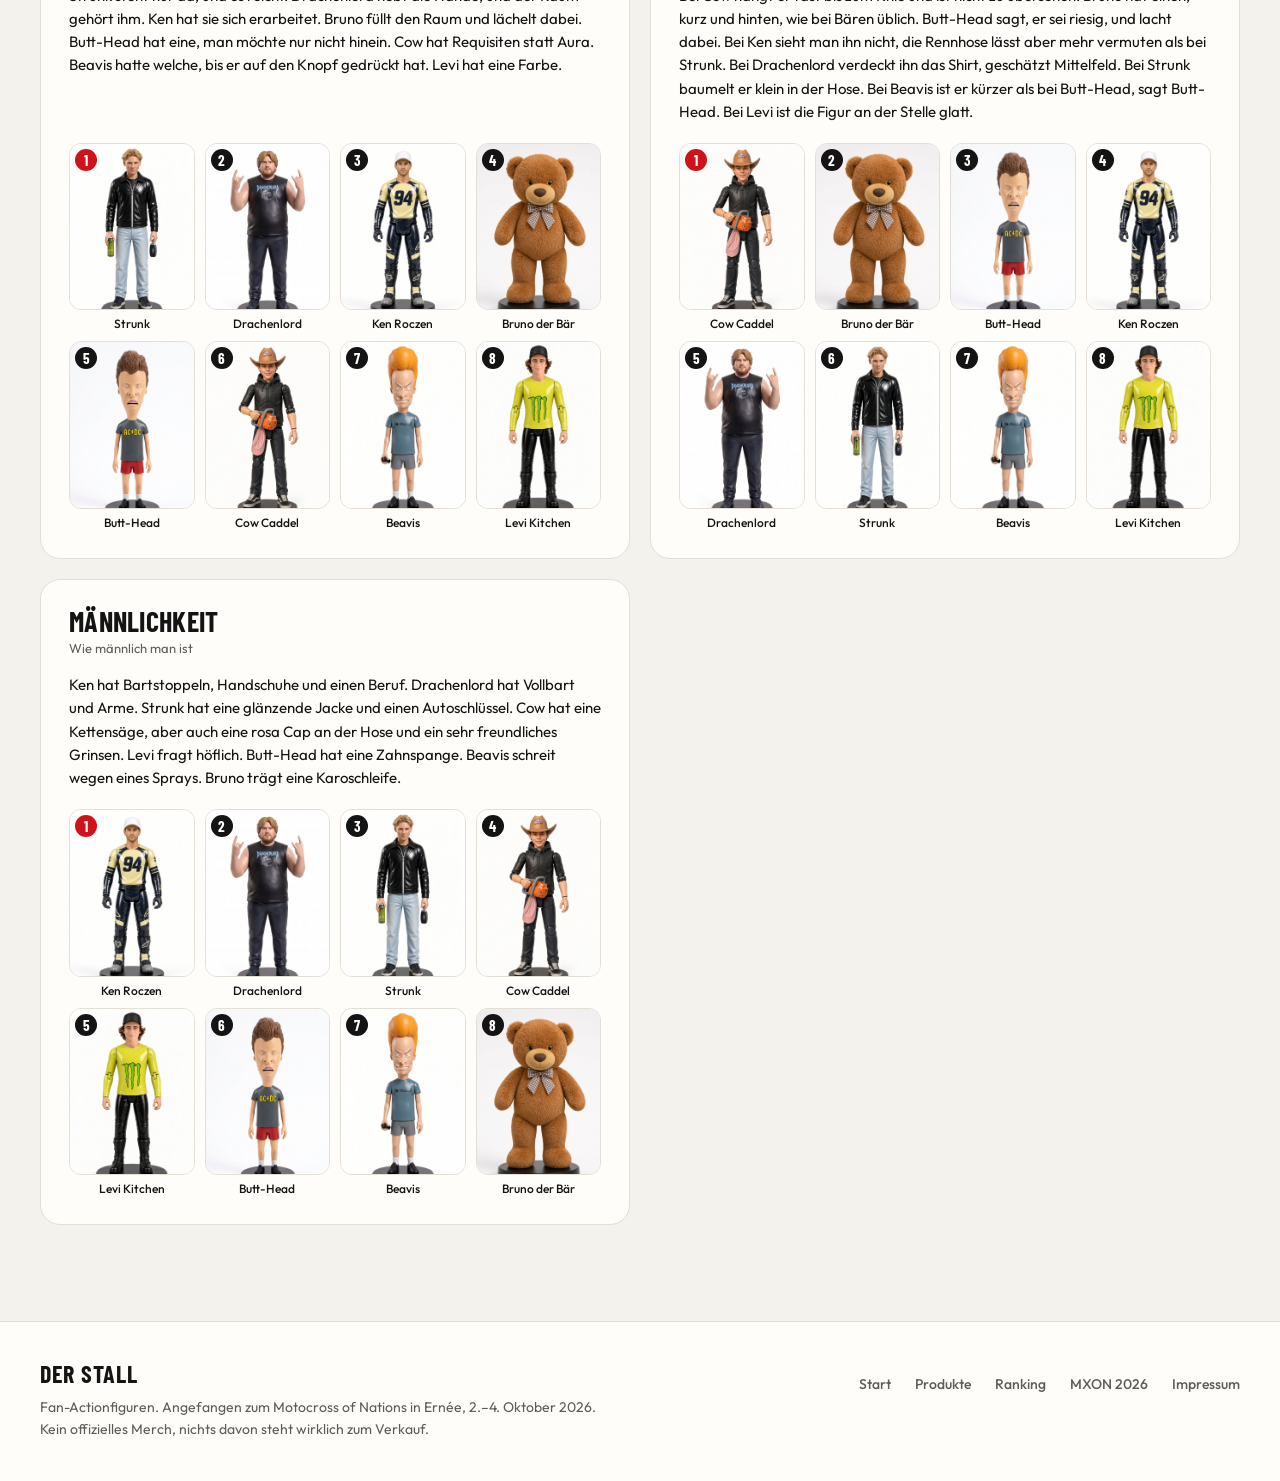
<file: ranking.html>
<!DOCTYPE html>
<html lang="de">
<head>
  <meta charset="utf-8"/>
  <meta name="viewport" content="width=device-width, initial-scale=1"/>
  <title>Ranking — Der Stall</title>
  <meta name="description" content="Acht Figuren in 31 Kategorien, von Silhouette bis Männlichkeit. Platz eins gibt acht Punkte."/>
  <meta name="theme-color" content="#f4f2ed"/>
  <meta property="og:title" content="Ranking — Der Stall"/>
  <meta property="og:image" content="og.jpg"/>
  <link rel="icon" type="image/svg+xml" href="favicon.svg"/>
  <link rel="preconnect" href="https://fonts.googleapis.com"/>
  <link rel="preconnect" href="https://fonts.gstatic.com" crossorigin/>
  <link rel="stylesheet" href="https://fonts.googleapis.com/css2?family=Barlow+Condensed:wght@600;700&amp;family=Outfit:wght@400;500;600&amp;display=swap"/>
  <link rel="stylesheet" href="css/styles.css?v=20261010172953"/>
</head>
<body data-seite="ranking">
  <main class="container seite">
    <p class="eyebrow">Menü · Ranking</p>
    <h1 class="h1">Die Wertung</h1>
    <p class="lead">Aussehen, Name und Text, die alten Kategorien, und dazu Mädchen, Aura, Schwanzlänge und Männlichkeit. Platz eins gibt acht Punkte, der letzte Platz einen.</p>
    <ol id="ranking-gesamt" class="wertung"></ol>

    <section class="abschnitt">
      <div class="abschnitt__kopf">
        <div>
          <p class="eyebrow" id="ranking-anzahl"></p>
          <h2 class="h2">Alle Kategorien</h2>
        </div>
      </div>
      <div id="ranking-kategorien" class="kategorien"></div>
    </section>
  </main>
  <script src="js/daten.js?v=20261010172953"></script>
  <script src="js/app.js?v=20261010172953"></script>
  <script src="js/ranking.js?v=20261010172953"></script>
</body>
</html>
</file>
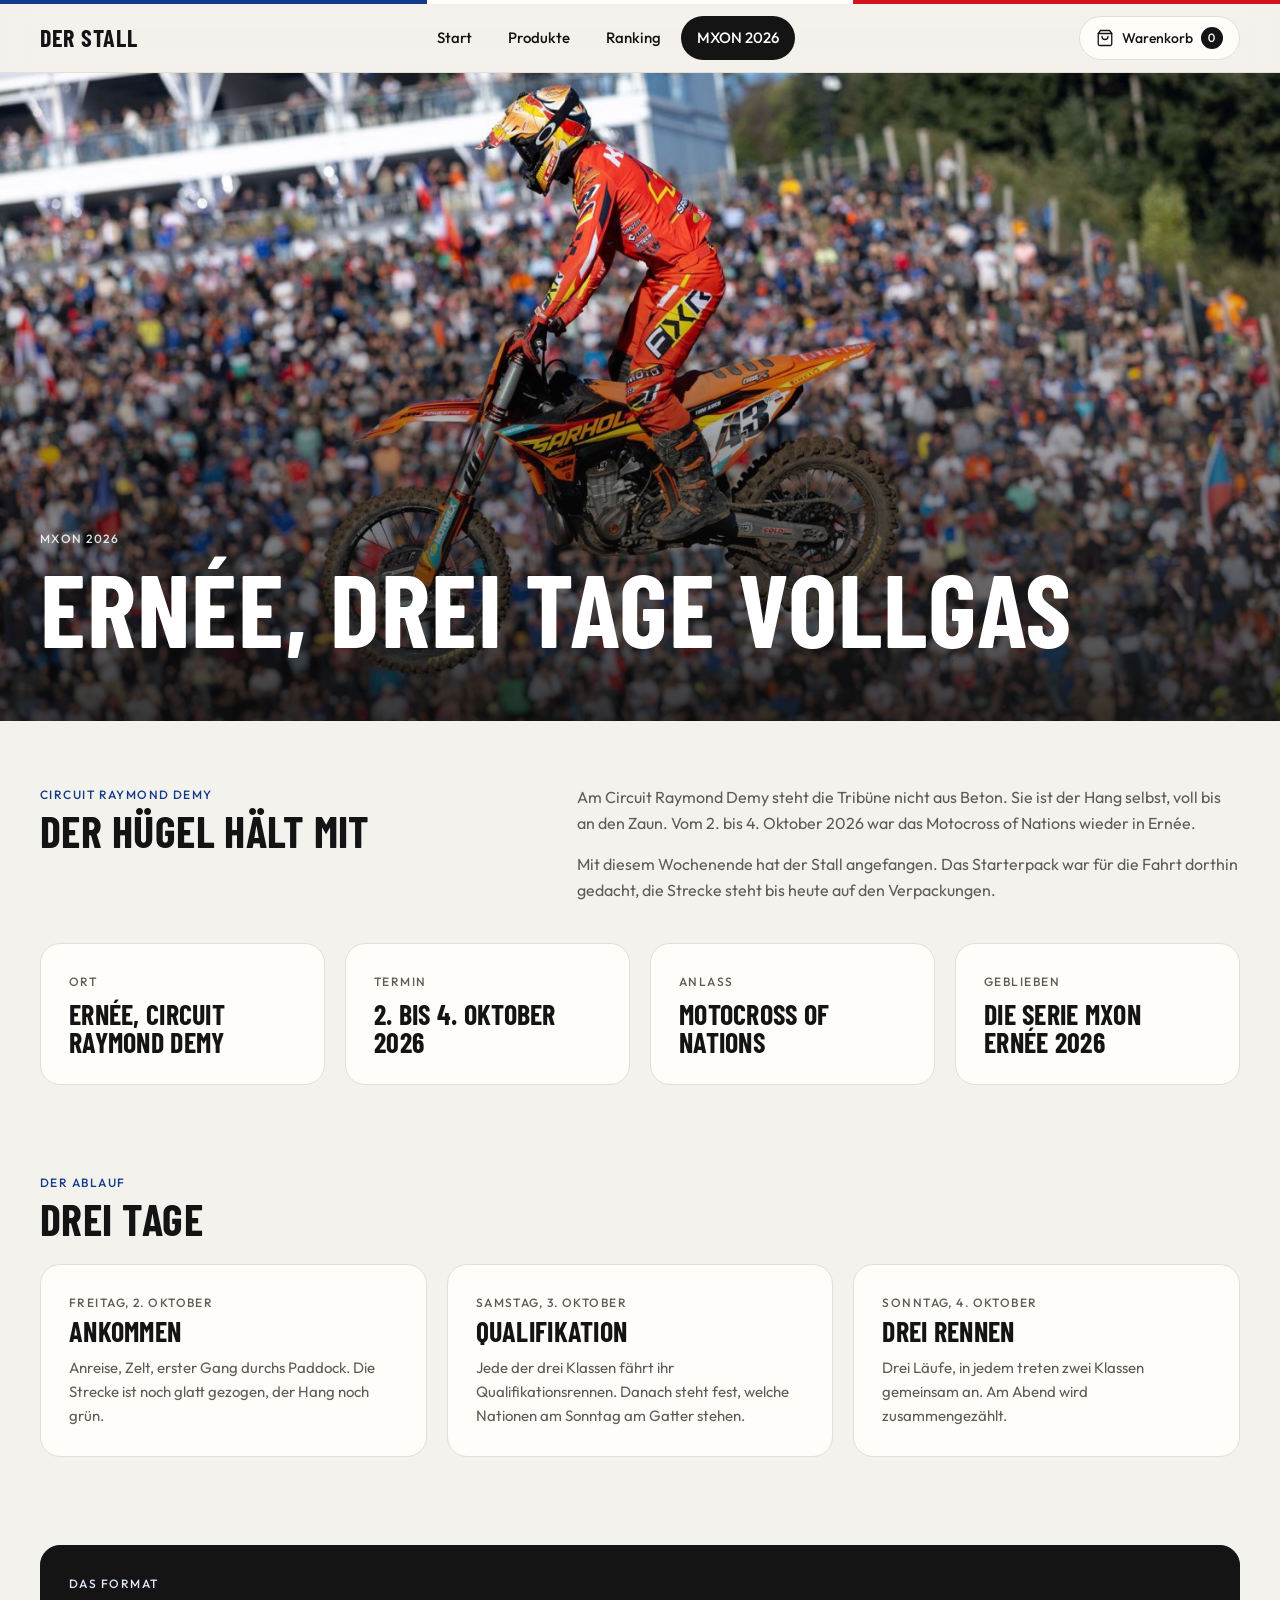
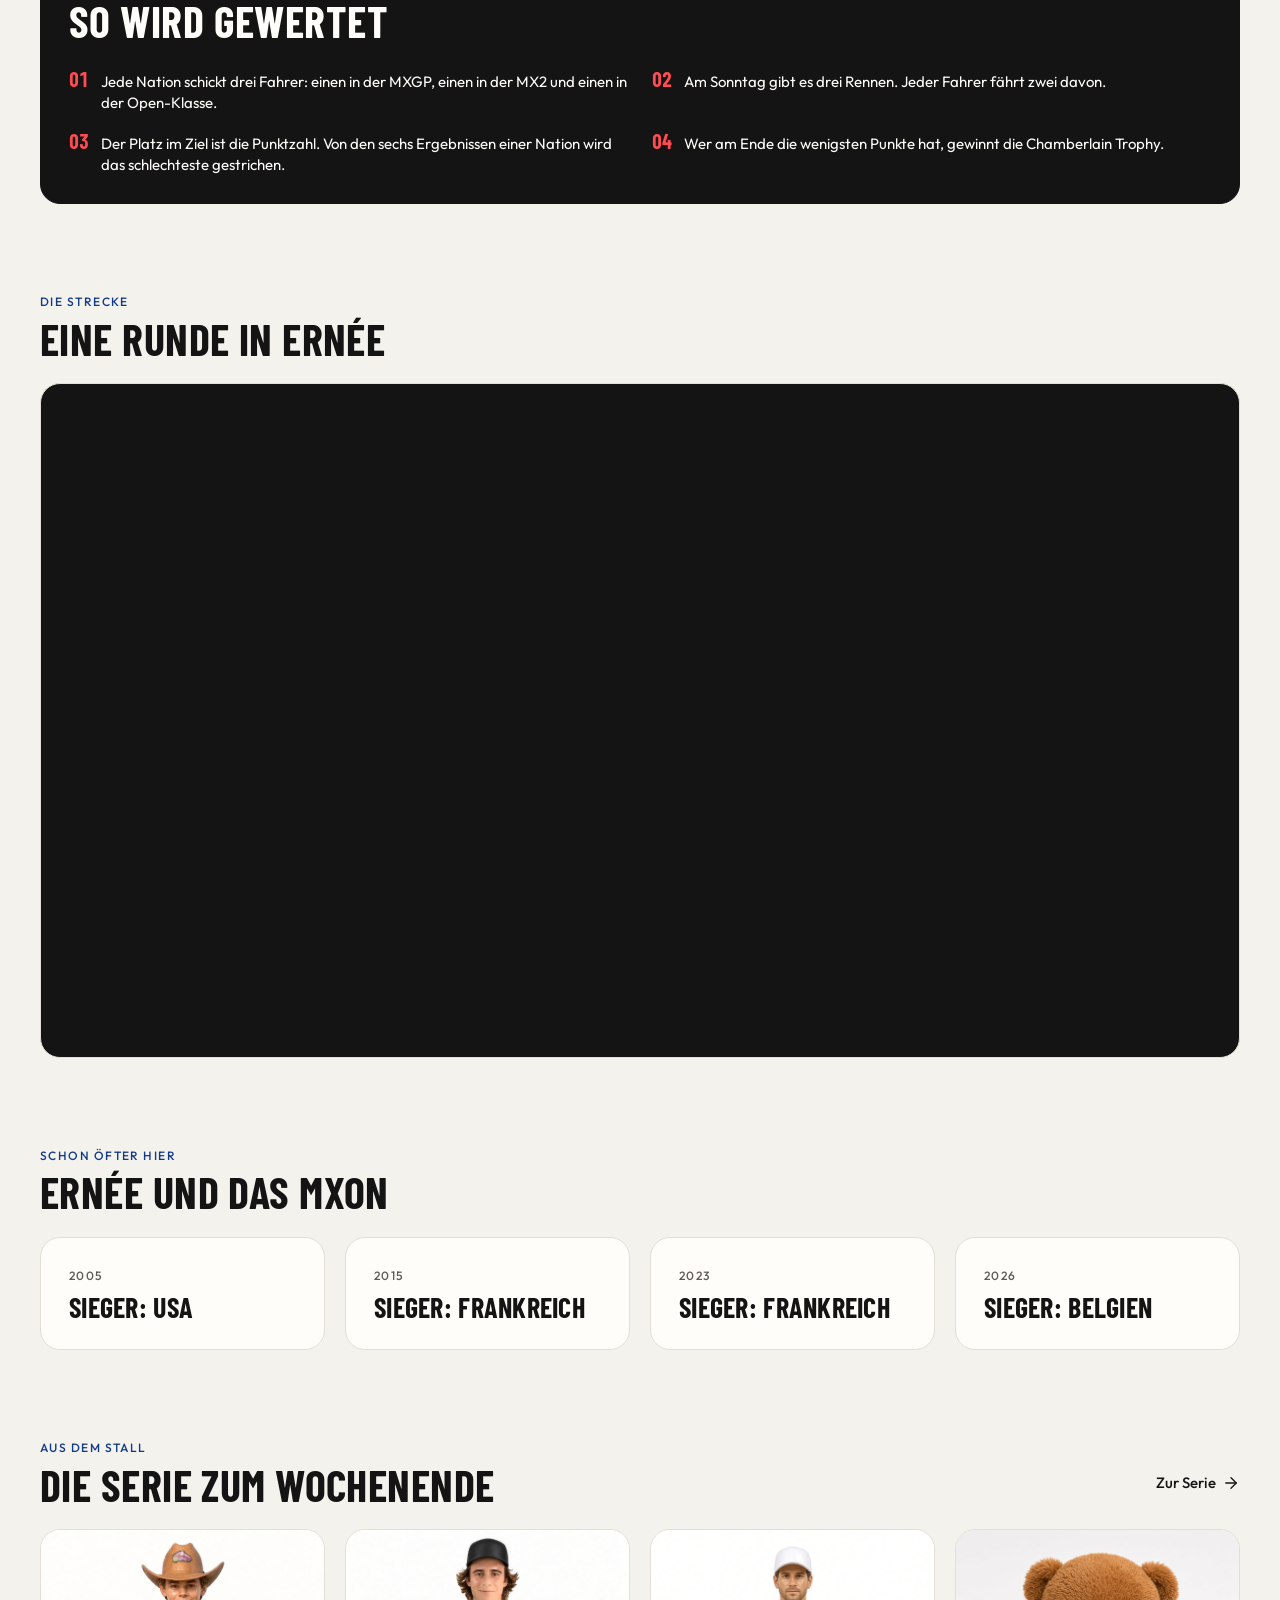
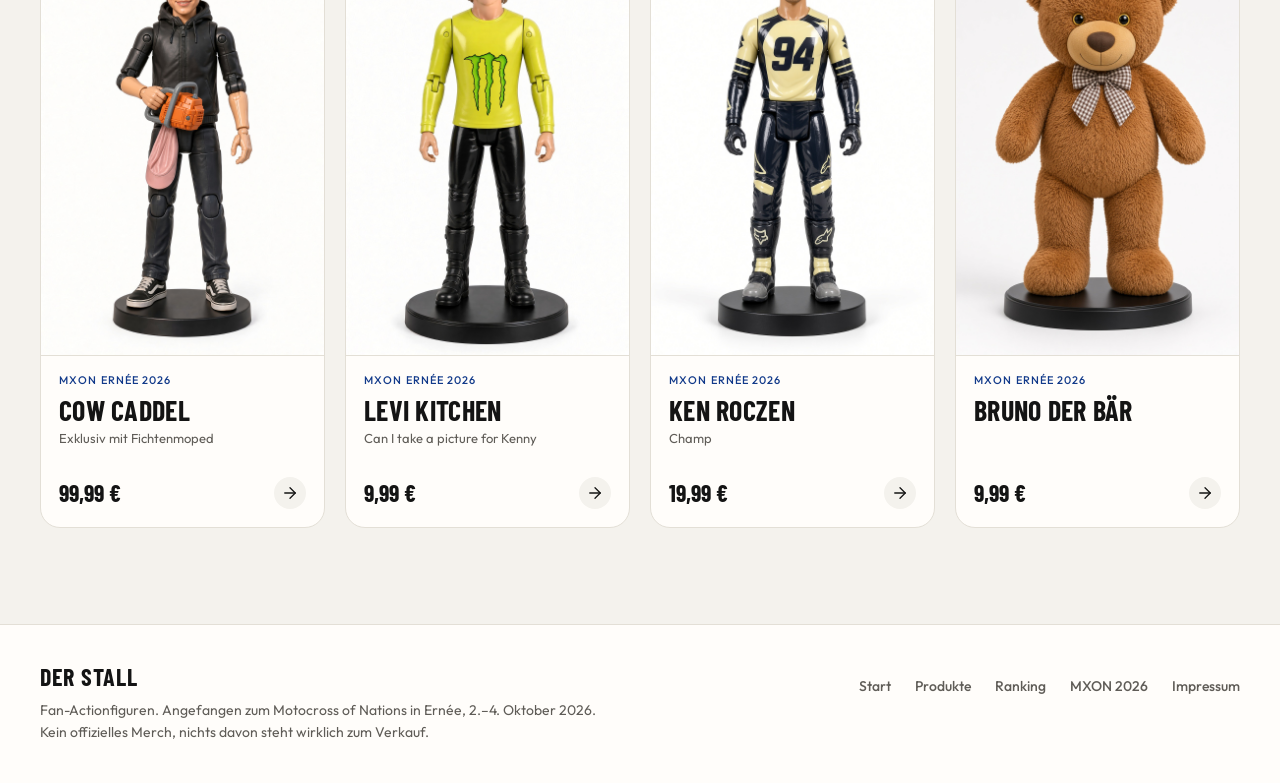
<file: wochenende.html>
<!DOCTYPE html>
<html lang="de">
<head>
  <meta charset="utf-8"/>
  <meta name="viewport" content="width=device-width, initial-scale=1"/>
  <title>MXON 2026 — Der Stall</title>
  <meta name="description" content="Rückblick auf das Motocross of Nations in Ernée, 2. bis 4. Oktober 2026. Damit hat der Stall angefangen."/>
  <meta name="theme-color" content="#f4f2ed"/>
  <meta property="og:title" content="MXON 2026 — Der Stall"/>
  <meta property="og:image" content="og.jpg"/>
  <link rel="icon" type="image/svg+xml" href="favicon.svg"/>
  <link rel="preconnect" href="https://fonts.googleapis.com"/>
  <link rel="preconnect" href="https://fonts.gstatic.com" crossorigin/>
  <link rel="stylesheet" href="https://fonts.googleapis.com/css2?family=Barlow+Condensed:wght@600;700&amp;family=Outfit:wght@400;500;600&amp;display=swap"/>
  <link rel="stylesheet" href="css/styles.css?v=20261010172953"/>
</head>
<body data-seite="wochenende">
  <main>
    <section class="hero">
      <img class="hero__bild" src="hero.jpg" alt="Motocross-Sprung vor der vollen Tribüne in Ernée"/>
      <div class="container hero__inhalt">
        <p class="eyebrow">MXON 2026</p>
        <h1 class="h1">Ernée, drei Tage Vollgas</h1>
      </div>
    </section>

    <div class="container seite">
      <section class="intro">
        <div>
          <p class="eyebrow">Circuit Raymond Demy</p>
          <h2 class="h2">Der Hügel hält mit</h2>
        </div>
        <div class="text">
          <p>Am Circuit Raymond Demy steht die Tribüne nicht aus Beton. Sie ist der Hang selbst, voll bis an den Zaun. Vom 2. bis 4. Oktober 2026 war das Motocross of Nations wieder in Ernée.</p>
          <p>Mit diesem Wochenende hat der Stall angefangen. Das Starterpack war für die Fahrt dorthin gedacht, die Strecke steht bis heute auf den Verpackungen.</p>
        </div>
      </section>

    <dl class="fakten" style="margin-top:40px">
      <div class="karte">
        <dt>Ort</dt>
        <dd>Ernée, Circuit Raymond Demy</dd>
      </div>
      <div class="karte">
        <dt>Termin</dt>
        <dd>2. bis 4. Oktober 2026</dd>
      </div>
      <div class="karte">
        <dt>Anlass</dt>
        <dd>Motocross of Nations</dd>
      </div>
      <div class="karte">
        <dt>Geblieben</dt>
        <dd>Die Serie MXoN Ernée 2026</dd>
      </div>
    </dl>

    <section class="abschnitt">
      <div class="abschnitt__kopf">
        <div>
          <p class="eyebrow">Der Ablauf</p>
          <h2 class="h2">Drei Tage</h2>
        </div>
      </div>
      <div class="kacheln">
        <article class="karte">
          <p class="eyebrow eyebrow--leise">Freitag, 2. Oktober</p>
          <h3 class="h3">Ankommen</h3>
          <p>Anreise, Zelt, erster Gang durchs Paddock. Die Strecke ist noch glatt gezogen, der Hang noch grün.</p>
        </article>
        <article class="karte">
          <p class="eyebrow eyebrow--leise">Samstag, 3. Oktober</p>
          <h3 class="h3">Qualifikation</h3>
          <p>Jede der drei Klassen fährt ihr Qualifikationsrennen. Danach steht fest, welche Nationen am Sonntag am Gatter stehen.</p>
        </article>
        <article class="karte">
          <p class="eyebrow eyebrow--leise">Sonntag, 4. Oktober</p>
          <h3 class="h3">Drei Rennen</h3>
          <p>Drei Läufe, in jedem treten zwei Klassen gemeinsam an. Am Abend wird zusammengezählt.</p>
        </article>
      </div>
    </section>

    <section class="abschnitt">
      <article class="karte karte--dunkel">
        <p class="eyebrow">Das Format</p>
        <h2 class="h2">So wird gewertet</h2>
        <ul class="box-liste">
          <li><b>01</b><span>Jede Nation schickt drei Fahrer: einen in der MXGP, einen in der MX2 und einen in der Open-Klasse.</span></li>
          <li><b>02</b><span>Am Sonntag gibt es drei Rennen. Jeder Fahrer fährt zwei davon.</span></li>
          <li><b>03</b><span>Der Platz im Ziel ist die Punktzahl. Von den sechs Ergebnissen einer Nation wird das schlechteste gestrichen.</span></li>
          <li><b>04</b><span>Wer am Ende die wenigsten Punkte hat, gewinnt die Chamberlain Trophy.</span></li>
        </ul>
      </article>
    </section>

    <section class="abschnitt">
      <p class="eyebrow">Die Strecke</p>
      <h2 class="h2">Eine Runde in Ernée</h2>
      <div class="video" id="strecken-video">
        <iframe src="https://www.youtube-nocookie.com/embed/xSx48oFsgws?autoplay=1&amp;mute=1&amp;playsinline=1&amp;rel=0" title="Eine Runde auf der Strecke von Ernée" loading="lazy" allow="autoplay; accelerometer; encrypted-media; gyroscope; picture-in-picture; fullscreen" referrerpolicy="strict-origin-when-cross-origin" allowfullscreen></iframe>
      </div>
    </section>

    <section class="abschnitt">
      <div class="abschnitt__kopf">
        <div>
          <p class="eyebrow">Schon öfter hier</p>
          <h2 class="h2">Ernée und das MXoN</h2>
        </div>
      </div>
      <dl class="fakten">
        <div class="karte">
          <dt>2005</dt>
          <dd>Sieger: USA</dd>
        </div>
        <div class="karte">
          <dt>2015</dt>
          <dd>Sieger: Frankreich</dd>
        </div>
        <div class="karte">
          <dt>2023</dt>
          <dd>Sieger: Frankreich</dd>
        </div>
        <div class="karte">
          <dt>2026</dt>
          <dd>Sieger: Belgien</dd>
        </div>
      </dl>
    </section>

    <section class="abschnitt">
      <div class="abschnitt__kopf">
        <div>
          <p class="eyebrow">Aus dem Stall</p>
          <h2 class="h2">Die Serie zum Wochenende</h2>
        </div>
        <a class="link" href="produkte.html?serie=MXoN%20Ern%C3%A9e%202026">Zur Serie
          <svg class="icon" viewBox="0 0 24 24" fill="none" stroke="currentColor" stroke-width="1.75" stroke-linecap="round" stroke-linejoin="round" aria-hidden="true"><path d="M5 12h14"></path><path d="m12 5 7 7-7 7"></path></svg>
        </a>
      </div>
      <ul class="figuren-raster" data-figuren data-serie="MXoN Ernée 2026"></ul>
    </section>
    </div>
  </main>
  <script>
    // YouTube spielt eingebettete Videos nicht ab, wenn die Seite per Doppelklick
    // als Datei geöffnet wurde (Fehler 153). Dann steht hier ein Hinweis statt des Players.
    if (window.location.protocol === 'file:') {
      document.getElementById('strecken-video').innerHTML =
        '<div class="video__hinweis"><strong>Das Video läuft so nicht.</strong>' +
        '<p>Du hast die Seite als Datei geöffnet. Schließ dieses Fenster und starte die Seite ' +
        'mit einem Doppelklick auf „Seite starten.bat“ im Ordner, dann spielt das Video hier.</p></div>';
    }
  </script>
  <script src="js/daten.js?v=20261010172953"></script>
  <script src="js/app.js?v=20261010172953"></script>
</body>
</html>
</file>
<file: css/styles.css>
/* ==========================================================================
   MXoN Ernée Starterpack – Stylesheet
   Aufbau: 1 Farben & Maße · 2 Grundlagen · 3 Bausteine · 4 Rahmen (Kopf, Fuß,
   Warenkorb) · 5 Seiten (Start, Figur, Ranking, Wochenende)
   ========================================================================== */

/* ---------- 1 Farben & Maße ---------- */

:root {
  --bg: #f4f2ed;
  --surface: #fffdfa;
  --ink: #141414;
  --muted: #5f5c57;
  --line: #e3dfd6;
  --red: #d0121a;
  --red-ink: #fff7f7;
  --blue: #123a8a;
  --blue-ink: #dfe7fb;

  --font: "Outfit", system-ui, -apple-system, "Segoe UI", sans-serif;
  --display: "Barlow Condensed", "Arial Narrow", sans-serif;

  --r-card: 20px;
  --r-sm: 12px;
  --gap: 20px;
  --pad: clamp(16px, 4vw, 32px);
  --max: 1200px;
  --shadow: 0 1px 2px rgba(20, 20, 20, .04), 0 12px 28px -16px rgba(20, 20, 20, .18);
  --ease: cubic-bezier(.2, .7, .2, 1);
}

/* ---------- 2 Grundlagen ---------- */

*, *::before, *::after { box-sizing: border-box; }

html { -webkit-text-size-adjust: 100%; scroll-behavior: smooth; }

body {
  margin: 0;
  min-height: 100vh;
  display: flex;
  flex-direction: column;
  background: var(--bg);
  color: var(--ink);
  font-family: var(--font);
  font-size: 1rem;
  line-height: 1.6;
  -webkit-font-smoothing: antialiased;
}

body.korb-offen { overflow: hidden; }

main { flex: 1; }

h1, h2, h3, p, ul, ol, dl, dd, figure { margin: 0; }
ul, ol { padding: 0; list-style: none; }
img { display: block; max-width: 100%; }
a { color: inherit; text-decoration: none; }
button { font: inherit; color: inherit; background: none; border: 0; padding: 0; cursor: pointer; }
[hidden] { display: none !important; }

:focus-visible { outline: 2px solid var(--blue); outline-offset: 3px; border-radius: 4px; }

@media (prefers-reduced-motion: reduce) {
  *, *::before, *::after { animation: none !important; transition: none !important; }
  html { scroll-behavior: auto; }
}

/* ---------- 3 Bausteine ---------- */

.container {
  width: 100%;
  max-width: calc(var(--max) + 2 * var(--pad));
  margin-inline: auto;
  padding-inline: var(--pad);
}

.seite { padding-block: clamp(32px, 6vw, 64px) clamp(56px, 8vw, 96px); }
.abschnitt { margin-top: clamp(48px, 7vw, 88px); }

/* Schrift */

.eyebrow {
  font-size: .75rem;
  font-weight: 500;
  letter-spacing: .12em;
  text-transform: uppercase;
  color: var(--blue);
}
.eyebrow--leise { color: var(--muted); }

.h1, .h2, .h3 {
  font-family: var(--display);
  font-weight: 700;
  text-transform: uppercase;
  letter-spacing: .01em;
  line-height: .95;
}
.h1 { font-size: clamp(3rem, 8vw, 4.75rem); margin-top: 10px; }
.h2 { font-size: clamp(2rem, 4.5vw, 2.75rem); margin-top: 6px; }
.h3 { font-size: 1.75rem; }

.lead { margin-top: 18px; max-width: 38rem; color: var(--muted); font-size: 1.0625rem; }

.text { max-width: 44rem; color: var(--muted); }
.text > * + * { margin-top: 1em; }

.abschnitt__kopf {
  display: flex;
  align-items: flex-end;
  justify-content: space-between;
  gap: 16px;
  margin-bottom: 24px;
}

.link {
  display: inline-flex;
  align-items: center;
  gap: 6px;
  min-height: 44px;
  font-size: .9375rem;
  font-weight: 500;
}
.link svg { transition: transform .2s var(--ease); }
.link:hover svg { transform: translateX(3px); }
.link--zurueck { color: var(--muted); margin-bottom: 12px; }
.link--zurueck:hover { color: var(--ink); }
.link--zurueck:hover svg { transform: translateX(-3px); }

/* Knöpfe */

.btn {
  display: inline-flex;
  align-items: center;
  justify-content: center;
  gap: 8px;
  min-height: 48px;
  padding: 0 22px;
  border: 1px solid transparent;
  border-radius: 999px;
  font-size: .9375rem;
  font-weight: 500;
  white-space: nowrap;
  transition: background-color .2s, border-color .2s, color .2s, transform .2s var(--ease);
}
.btn:active { transform: scale(.98); }
.btn--rot { background: var(--red); color: var(--red-ink); }
.btn--rot:hover { background: #b50f16; }
.btn--hell { background: var(--surface); border-color: var(--line); }
.btn--hell:hover { border-color: var(--ink); }
.btn--glas { background: rgba(255, 255, 255, .14); border-color: rgba(255, 255, 255, .45); color: #fff; backdrop-filter: blur(6px); }
.btn--glas:hover { background: rgba(255, 255, 255, .24); }
.btn--klein { min-height: 44px; padding: 0 16px; font-size: .875rem; }
.btn--rund { width: 44px; min-height: 44px; padding: 0; }
.btn--breit { flex: 1; }

.icon { width: 18px; height: 18px; flex: none; }

/* Mengenwähler */

.menge {
  display: inline-flex;
  align-items: center;
  border: 1px solid var(--line);
  border-radius: 999px;
  background: var(--surface);
}
.menge button {
  display: inline-flex;
  align-items: center;
  justify-content: center;
  width: 46px;
  height: 46px;
  border-radius: 999px;
}
.menge button:hover { background: var(--bg); }
.menge span { min-width: 28px; text-align: center; font-size: .9375rem; font-weight: 500; font-variant-numeric: tabular-nums; }
.menge--klein button { width: 34px; height: 34px; }
.menge--klein .icon { width: 14px; height: 14px; }

/* Karten */

.karte {
  background: var(--surface);
  border: 1px solid var(--line);
  border-radius: var(--r-card);
  padding: clamp(20px, 3vw, 28px);
}
.karte--dunkel { background: var(--ink); border-color: var(--ink); color: var(--surface); }
.karte--dunkel .eyebrow { color: var(--blue-ink); }

/* Figuren-Raster: bricht sauber um, unvollständige Reihen stehen mittig */

.figuren-raster {
  --spalten: 2;
  display: flex;
  flex-wrap: wrap;
  justify-content: center;
  gap: var(--gap);
}
.figuren-raster > * {
  flex: 0 0 calc((100% - (var(--spalten) - 1) * var(--gap)) / var(--spalten));
  min-width: 0;
  display: flex;
}
@media (min-width: 720px) { .figuren-raster { --spalten: 3; } }
@media (min-width: 1080px) {
  .figuren-raster { --spalten: 5; }
  .figuren-raster--4 { --spalten: 4; }
  .figuren-raster--3 { --spalten: 3; }
}
@media (max-width: 719px) { .figuren-raster { --gap: 12px; } }

.figur-karte {
  display: flex;
  flex-direction: column;
  width: 100%;
  background: var(--surface);
  border: 1px solid var(--line);
  border-radius: var(--r-card);
  overflow: hidden;
  transition: transform .3s var(--ease), box-shadow .3s var(--ease), border-color .3s;
}
.figur-karte:hover { transform: translateY(-4px); box-shadow: var(--shadow); border-color: var(--blue); }

.figur-karte__bild { position: relative; aspect-ratio: 2 / 3; overflow: hidden; background: #fff; }
.figur-karte__bild .figur-karte__zweit { position: absolute; inset: 0; opacity: 0; background: #fff; transition: opacity .25s, transform .5s var(--ease); }
.figur-karte:hover .figur-karte__zweit { opacity: 1; }
.figur-karte__bild img {
  width: 100%;
  height: 100%;
  object-fit: cover;
  transition: transform .5s var(--ease);
}
.figur-karte:hover .figur-karte__bild img:not([style*="transform"]) { transform: scale(1.04); }

.figur-karte__text {
  display: flex;
  flex-direction: column;
  flex: 1;
  padding: 16px 18px 18px;
  border-top: 1px solid var(--line);
}
.figur-karte__serie {
  margin-bottom: 6px;
  font-size: .6875rem;
  font-weight: 500;
  letter-spacing: .1em;
  text-transform: uppercase;
  color: var(--blue);
  white-space: nowrap;
  overflow: hidden;
  text-overflow: ellipsis;
}
.figur-karte__name {
  font-family: var(--display);
  font-weight: 700;
  font-size: clamp(1.375rem, 5.4vw, 1.75rem);
  line-height: 1;
  letter-spacing: .01em;
  text-transform: uppercase;
}
.figur-karte__zeile {
  margin-top: 6px;
  min-height: 2.7em;
  font-size: .8125rem;
  line-height: 1.35;
  color: var(--muted);
  display: -webkit-box;
  -webkit-line-clamp: 2;
  -webkit-box-orient: vertical;
  overflow: hidden;
}
.figur-karte__fuss {
  display: flex;
  align-items: center;
  justify-content: space-between;
  margin-top: auto;
  padding-top: 12px;
}
.figur-karte__preis { font-family: var(--display); font-weight: 700; font-size: 1.5rem; line-height: 1; }
.figur-karte__pfeil {
  display: inline-flex;
  align-items: center;
  justify-content: center;
  width: 32px;
  height: 32px;
  border-radius: 999px;
  background: var(--bg);
  transition: background-color .2s, color .2s;
}
.figur-karte:hover .figur-karte__pfeil { background: var(--ink); color: var(--surface); }

/* Filter-Knöpfe (Serien auf der Produktseite) */

.filter { display: flex; flex-wrap: wrap; gap: 8px; margin: 32px 0 24px; }
.chip {
  display: inline-flex;
  align-items: center;
  gap: 8px;
  min-height: 44px;
  padding: 0 16px;
  border: 1px solid var(--line);
  border-radius: 999px;
  background: var(--surface);
  font-size: .875rem;
  font-weight: 500;
  transition: background-color .2s, border-color .2s, color .2s;
}
.chip:hover { border-color: var(--ink); }
.chip small { font-size: .75rem; color: var(--muted); font-variant-numeric: tabular-nums; }
.chip[aria-pressed="true"] { background: var(--ink); border-color: var(--ink); color: var(--surface); }
.chip[aria-pressed="true"] small { color: #c9c5bc; }

/* Großes Bild im Text */

.bild {
  margin-top: 40px;
  overflow: hidden;
  border: 1px solid var(--line);
  border-radius: var(--r-card);
  background: var(--ink);
}
.bild img { width: 100%; aspect-ratio: 16 / 9; object-fit: cover; object-position: center 40%; }

/* Eingebettetes Video */

.video {
  aspect-ratio: 16 / 9;
  margin-top: 24px;
  overflow: hidden;
  background: var(--ink);
  border: 1px solid var(--line);
  border-radius: var(--r-card);
}
.video iframe { display: block; width: 100%; height: 100%; border: 0; }
.video__hinweis {
  display: flex;
  flex-direction: column;
  justify-content: center;
  height: 100%;
  padding: clamp(20px, 5vw, 48px);
  color: var(--surface);
}
.video__hinweis strong { font-family: var(--display); font-size: 1.75rem; line-height: 1; text-transform: uppercase; }
.video__hinweis p { margin-top: 12px; max-width: 34rem; color: #c9c5bc; font-size: .9375rem; }

/* Kacheln mit Überschrift und Text */

.kacheln { display: grid; gap: var(--gap); grid-template-columns: repeat(auto-fit, minmax(240px, 1fr)); }
.kacheln .h3 { margin-top: 6px; }
.kacheln p:not(.eyebrow) { margin-top: 12px; color: var(--muted); font-size: .9375rem; }

/* Fakten-Kacheln */

.fakten { display: grid; gap: var(--gap); grid-template-columns: repeat(auto-fit, minmax(240px, 1fr)); }
.fakten dt { font-size: .75rem; font-weight: 500; letter-spacing: .12em; text-transform: uppercase; color: var(--muted); }
.fakten dd { margin-top: 8px; font-family: var(--display); font-weight: 700; font-size: 1.75rem; line-height: 1; text-transform: uppercase; letter-spacing: .01em; }

/* ---------- 4 Rahmen ---------- */

.streifen { display: flex; height: 4px; }
.streifen span { flex: 1; }
.streifen span:nth-child(1) { background: var(--blue); }
.streifen span:nth-child(2) { background: var(--surface); }
.streifen span:nth-child(3) { background: var(--red); }

.kopf {
  position: sticky;
  top: 0;
  z-index: 20;
  background: rgba(244, 242, 237, .86);
  border-bottom: 1px solid var(--line);
  backdrop-filter: blur(14px);
  -webkit-backdrop-filter: blur(14px);
}
.kopf__innen { display: flex; align-items: center; justify-content: space-between; gap: 12px; min-height: 68px; }
.kopf__rechts { display: flex; align-items: center; gap: 8px; }

.marke {
  font-family: var(--display);
  font-weight: 700;
  font-size: 1.5rem;
  line-height: 1;
  letter-spacing: .03em;
  text-transform: uppercase;
}

.menu { display: none; align-items: center; gap: 4px; }
.menu a {
  display: inline-flex;
  align-items: center;
  min-height: 44px;
  padding: 0 16px;
  border-radius: 999px;
  font-size: .9375rem;
  font-weight: 500;
  transition: background-color .2s, color .2s;
}
.menu a:hover { background: rgba(20, 20, 20, .06); }
.menu a[aria-current="page"] { background: var(--ink); color: var(--surface); }

.korb-zahl {
  min-width: 22px;
  padding: 0 6px;
  border-radius: 999px;
  background: var(--ink);
  color: var(--surface);
  font-size: .75rem;
  line-height: 22px;
  text-align: center;
  font-variant-numeric: tabular-nums;
}
.korb-knopf__wort { display: none; }

.menu-mobil { border-top: 1px solid var(--line); background: var(--surface); padding-block: 12px; }
.menu-mobil ul { display: grid; gap: 6px; }
.menu-mobil a {
  display: flex;
  align-items: center;
  min-height: 48px;
  padding: 0 16px;
  border-radius: var(--r-sm);
  background: var(--bg);
  font-weight: 500;
}
.menu-mobil a[aria-current="page"] { background: var(--ink); color: var(--surface); }

@media (min-width: 560px) { .korb-knopf__wort { display: inline; } }
@media (min-width: 820px) {
  .menu { display: flex; }
  .menu-knopf, .menu-mobil { display: none !important; }
}

.fuss { border-top: 1px solid var(--line); background: var(--surface); }
.fuss__innen {
  display: flex;
  flex-wrap: wrap;
  align-items: flex-start;
  justify-content: space-between;
  gap: 24px 48px;
  padding-block: 40px;
  font-size: .875rem;
  color: var(--muted);
}
.fuss .marke { color: var(--ink); display: inline-block; margin-bottom: 10px; }
.fuss nav { display: flex; flex-wrap: wrap; gap: 4px 24px; }
.fuss nav a { display: inline-flex; align-items: center; min-height: 44px; font-weight: 500; }
.fuss nav a:hover { color: var(--ink); }

/* Warenkorb */

.korb { position: fixed; inset: 0; z-index: 50; visibility: hidden; transition: visibility 0s .3s; }
.korb.offen { visibility: visible; transition-delay: 0s; }
.korb__schleier {
  position: absolute;
  inset: 0;
  width: 100%;
  background: rgba(20, 20, 20, .45);
  opacity: 0;
  transition: opacity .3s;
  cursor: default;
}
.korb.offen .korb__schleier { opacity: 1; }
.korb__blatt {
  position: absolute;
  top: 0;
  right: 0;
  display: flex;
  flex-direction: column;
  width: min(100%, 420px);
  height: 100%;
  padding: 20px 24px 24px;
  background: var(--surface);
  box-shadow: -24px 0 48px -24px rgba(20, 20, 20, .3);
  transform: translateX(100%);
  transition: transform .3s var(--ease);
}
.korb.offen .korb__blatt { transform: none; }
.korb__kopf { display: flex; align-items: center; justify-content: space-between; }
.korb__leer { margin-top: 32px; color: var(--muted); font-size: .9375rem; }
.korb__liste { flex: 1; margin-top: 12px; overflow-y: auto; }
.korb__zeile { display: flex; gap: 16px; padding-block: 18px; border-bottom: 1px solid var(--line); }
.korb__zeile img { width: 72px; height: 96px; flex: none; border: 1px solid var(--line); border-radius: var(--r-sm); object-fit: cover; object-position: top; background: #fff; }
.korb__daten { flex: 1; min-width: 0; }
.korb__name { font-weight: 500; }
.korb__name:hover { text-decoration: underline; }
.korb__sku { font-size: .8125rem; color: var(--muted); }
.korb__steuer { display: flex; align-items: center; justify-content: space-between; gap: 12px; margin-top: 10px; }
.korb__weg { font-size: .8125rem; color: var(--muted); text-decoration: underline; min-height: 34px; }
.korb__weg:hover { color: var(--ink); }
.korb__summe { display: flex; align-items: baseline; justify-content: space-between; padding-top: 20px; }
.korb__summe span:first-child { font-size: .875rem; color: var(--muted); }
.korb__summe span:last-child { font-family: var(--display); font-weight: 700; font-size: 2rem; line-height: 1; }
.korb__zur-kasse { margin-top: 16px; }
.korb__kasse { margin-top: 32px; }
.korb__kasse p { margin-top: 14px; color: var(--muted); font-size: .9375rem; }
.korb__kasse p.eyebrow { margin-top: 0; color: var(--blue); font-size: .75rem; }
.korb__kasse .btn { margin-top: 24px; }
.korb__leeren { align-self: center; margin-top: 12px; min-height: 44px; font-size: .875rem; color: var(--muted); text-decoration: underline; }
.korb__leeren:hover { color: var(--ink); }

/* ---------- 5 Seiten ---------- */

/* Start */

.hero { position: relative; display: flex; align-items: flex-end; min-height: clamp(440px, 72vh, 720px); color: #fff; overflow: hidden; }
.hero--leer { background: var(--ink); }
.hero--leer::after { display: none; }
.hero__bild { position: absolute; inset: 0; width: 100%; height: 100%; object-fit: cover; object-position: center 40%; }
.hero::after {
  content: "";
  position: absolute;
  inset: 0;
  background: linear-gradient(to top, rgba(12, 12, 12, .82) 0%, rgba(12, 12, 12, .35) 45%, rgba(12, 12, 12, 0) 75%);
}
.hero__inhalt { position: relative; z-index: 1; padding-block: clamp(32px, 6vw, 64px); }
.hero .eyebrow { color: #fff; opacity: .85; }
.hero .h1 { font-size: clamp(3.25rem, 10vw, 6.5rem); }
.hero__knoepfe { display: flex; flex-wrap: wrap; gap: 12px; margin-top: 28px; }

.intro { display: grid; gap: 32px 64px; align-items: start; }
@media (min-width: 900px) { .intro { grid-template-columns: 5fr 7fr; } }

/* Start: Figur im Fokus */

.fokus {
  display: grid;
  overflow: hidden;
  background: var(--ink);
  color: var(--surface);
  border-radius: var(--r-card);
  transition: transform .3s var(--ease), box-shadow .3s var(--ease);
}
.fokus:hover { transform: translateY(-4px); box-shadow: var(--shadow); }
.fokus__bild { aspect-ratio: 4 / 3; overflow: hidden; }
.fokus__bild img { width: 100%; height: 100%; object-fit: cover; object-position: center 30%; transition: transform .5s var(--ease); }
.fokus:hover .fokus__bild img { transform: scale(1.03); }
.fokus__text { display: flex; flex-direction: column; justify-content: center; padding: clamp(24px, 5vw, 56px); }
.fokus .eyebrow { color: var(--blue-ink); }
.fokus .h1 { margin-top: 8px; }
.fokus__zeile { margin-top: 10px; font-weight: 500; }
.fokus__beschreibung {
  margin-top: 16px;
  max-width: 34rem;
  color: #c9c5bc;
  font-size: .9375rem;
  display: -webkit-box;
  -webkit-line-clamp: 4;
  -webkit-box-orient: vertical;
  overflow: hidden;
}
.fokus__fuss { display: flex; flex-wrap: wrap; align-items: center; gap: 16px 24px; margin-top: 28px; }
.fokus__preis { font-family: var(--display); font-weight: 700; font-size: 2.5rem; line-height: 1; }
@media (min-width: 900px) {
  .fokus { grid-template-columns: 5fr 7fr; }
  .fokus__bild { aspect-ratio: auto; min-height: 460px; }
}

/* Start: Serien */

.serien { display: grid; gap: var(--gap); grid-template-columns: repeat(auto-fit, minmax(260px, 1fr)); }
.serie {
  display: flex;
  flex-direction: column;
  height: 100%;
  overflow: hidden;
  background: var(--surface);
  border: 1px solid var(--line);
  border-radius: var(--r-card);
  transition: transform .3s var(--ease), box-shadow .3s var(--ease), border-color .3s;
}
.serie:hover { transform: translateY(-4px); box-shadow: var(--shadow); border-color: #d2cdc1; }
.serie:hover .figur-karte__pfeil { background: var(--ink); color: var(--surface); }
.serie__bilder { display: flex; gap: 1px; aspect-ratio: 16 / 10; background: var(--line); }
.serie__bilder div { flex: 1; min-width: 0; overflow: hidden; background: #fff; }
.serie__bilder img { width: 100%; height: 100%; object-fit: cover; object-position: top; }
.serie__text { display: flex; align-items: flex-end; justify-content: space-between; gap: 12px; padding: 18px 20px 20px; border-top: 1px solid var(--line); }
.serie__text .h3 { margin-top: 4px; }

/* Start: Hinweis auf die MXON-Seite */

.teaser {
  position: relative;
  display: flex;
  align-items: flex-end;
  min-height: clamp(240px, 34vw, 400px);
  overflow: hidden;
  border-radius: var(--r-card);
  color: #fff;
}
.teaser img { position: absolute; inset: 0; width: 100%; height: 100%; object-fit: cover; object-position: center 40%; transition: transform .6s var(--ease); }
.teaser:hover img { transform: scale(1.03); }
.teaser::after { content: ""; position: absolute; inset: 0; background: linear-gradient(to top, rgba(12, 12, 12, .85) 0%, rgba(12, 12, 12, .3) 55%, rgba(12, 12, 12, 0) 85%); }
.teaser__text { position: relative; z-index: 1; padding: clamp(20px, 4vw, 40px); }
.teaser .eyebrow { color: #fff; opacity: .85; }
.teaser .link { margin-top: 8px; }

/* Figur */

.figur { display: grid; gap: 32px; align-items: start; }
@media (min-width: 900px) { .figur { grid-template-columns: minmax(0, 540px) minmax(0, 1fr); gap: 64px; } }

.galerie { display: flex; flex-direction: column; gap: 12px; }
.galerie__bild {
  position: relative;
  aspect-ratio: 2 / 3;
  overflow: hidden;
  background: #fff;
  border: 1px solid var(--line);
  border-radius: var(--r-card);
}
.galerie__bild img { width: 100%; height: 100%; object-fit: cover; }
.galerie__auswahl { display: flex; gap: 10px; }
.galerie__wahl { width: 76px; text-align: center; font-size: .6875rem; color: var(--muted); }
.galerie__wahl img {
  width: 100%;
  aspect-ratio: 2 / 3;
  object-fit: cover;
  background: #fff;
  border-radius: var(--r-sm);
  outline: 1px solid var(--line);
  outline-offset: -1px;
  margin-bottom: 4px;
  transition: outline-color .2s;
}
.galerie__wahl:hover img { outline-color: var(--muted); }
.galerie__wahl[aria-pressed="true"] { color: var(--ink); font-weight: 500; }
.galerie__wahl[aria-pressed="true"] img { outline: 2px solid var(--ink); outline-offset: -2px; }
@media (min-width: 900px) {
  .galerie { flex-direction: row-reverse; }
  .galerie__bild { flex: 1; }
  .galerie__auswahl { flex-direction: column; }
}

.soundknopf {
  position: absolute;
  width: 56px;
  height: 56px;
  transform: translate(-50%, -50%);
  border-radius: 50%;
}
.soundknopf::after {
  content: "";
  position: absolute;
  inset: 8px;
  border-radius: 50%;
  border: 2px solid rgba(255, 255, 255, .9);
  animation: puls 2s ease-out infinite;
}
@keyframes puls {
  from { transform: scale(.7); opacity: 1; }
  to { transform: scale(1.5); opacity: 0; }
}

.figur__zeile { margin-top: 10px; color: var(--muted); }
.figur__preis {
  display: flex;
  align-items: center;
  justify-content: space-between;
  gap: 16px;
  margin-top: 28px;
  padding-block: 20px;
  border-block: 1px solid var(--line);
}
.figur__preis strong { display: block; font-family: var(--display); font-weight: 700; font-size: 2.75rem; line-height: 1; }
.figur__preis small { display: block; margin-top: 6px; font-size: .8125rem; color: var(--muted); }
.marke-edition { padding: 6px 14px; border-radius: 999px; background: var(--blue); color: #fff; font-size: .75rem; font-weight: 500; white-space: nowrap; }
.figur__kauf { display: flex; align-items: center; gap: 12px; margin-top: 24px; }
.figur__video { margin-top: 48px; width: 200px; height: 200px; overflow: hidden; border: 1px solid var(--line); border-radius: var(--r-sm); background: var(--ink); }
.figur__video iframe { display: block; width: 100%; height: 100%; border: 0; }
.figur__hinweis { margin-top: 16px; font-size: .875rem; color: var(--muted); }

.eckdaten { display: grid; grid-template-columns: repeat(3, 1fr); gap: 12px; margin-top: 24px; }
.eckdaten li { padding: 14px 16px; border: 1px solid var(--line); border-radius: 16px; background: var(--surface); }
.eckdaten strong { display: block; font-family: var(--display); font-weight: 700; font-size: 1.5rem; line-height: 1; }
.eckdaten span { display: block; margin-top: 4px; font-size: .75rem; color: var(--muted); }

.figur-details { display: grid; gap: var(--gap); align-items: start; }
@media (min-width: 900px) { .figur-details { grid-template-columns: 5fr 7fr; } }

.karte__kopf { display: flex; align-items: flex-start; justify-content: space-between; gap: 12px; }

.reiter { display: inline-flex; padding: 4px; border-radius: 999px; background: var(--bg); }
.reiter button { min-height: 36px; padding: 0 14px; border-radius: 999px; font-size: .8125rem; font-weight: 500; color: var(--muted); }
.reiter button[aria-selected="true"] { background: var(--ink); color: var(--surface); }

.werte { display: grid; gap: 16px; margin-top: 24px; }
.werte__kopf { display: flex; justify-content: space-between; margin-bottom: 6px; font-size: .875rem; }
.werte__kopf span:last-child { color: var(--muted); font-variant-numeric: tabular-nums; }
.balken { height: 6px; border-radius: 999px; background: var(--bg); overflow: hidden; }
.balken span { display: block; height: 100%; border-radius: inherit; background: var(--red); }

.steckbrief { margin-top: 16px; }
.steckbrief div { display: flex; align-items: baseline; justify-content: space-between; gap: 16px; padding-block: 9px; font-size: .875rem; border-bottom: 1px solid var(--line); }
.steckbrief div:last-child { border-bottom: 0; }
.steckbrief dt { color: var(--muted); }
.steckbrief dd { text-align: right; font-weight: 500; }

.box-liste { display: grid; gap: 14px 24px; margin-top: 24px; }
@media (min-width: 560px) { .box-liste { grid-template-columns: 1fr 1fr; } }
.box-liste li { display: flex; gap: 12px; align-items: baseline; font-size: .9375rem; line-height: 1.4; }
.box-liste b { font-family: var(--display); font-size: 1.25rem; color: #ff4b52; font-variant-numeric: tabular-nums; }
.box-hinweis { margin-top: 28px; max-width: 34rem; font-size: .875rem; color: var(--blue-ink); opacity: .85; }

/* Ranking */

.wertung { display: grid; gap: 12px; margin-top: 40px; }
.platz {
  position: relative;
  display: grid;
  grid-template-columns: 36px 56px 1fr;
  align-items: center;
  gap: 14px;
  padding: 12px 16px 12px 12px;
  background: var(--surface);
  border: 1px solid var(--line);
  border-radius: var(--r-card);
  transition: transform .3s var(--ease), box-shadow .3s var(--ease);
}
.platz:hover { transform: translateY(-3px); box-shadow: var(--shadow); }
.platz__nr { font-family: var(--display); font-weight: 700; font-size: 2.25rem; line-height: 1; text-align: center; }
.platz__bild { aspect-ratio: 3 / 4; overflow: hidden; border-radius: var(--r-sm); background: #fff; border: 1px solid var(--line); }
.platz__bild img { width: 100%; height: 100%; object-fit: cover; object-position: top; }
.platz__name { font-family: var(--display); font-weight: 700; font-size: 1.5rem; line-height: 1; text-transform: uppercase; letter-spacing: .01em; }
.platz__punkte { margin: 4px 0 8px; font-size: .8125rem; color: var(--muted); }
.platz--erster { background: var(--ink); border-color: var(--ink); color: var(--surface); }
.platz--erster .platz__punkte { color: #c9c5bc; }
.platz--erster .platz__bild { border-color: transparent; }
.platz--erster .balken { background: rgba(255, 255, 255, .16); }

@media (min-width: 900px) {
  .wertung { grid-template-columns: repeat(var(--rang-spalten, 5), minmax(0, 1fr)); gap: var(--gap); }
  .platz { display: flex; flex-direction: column; align-items: stretch; gap: 0; padding: 0; overflow: hidden; }
  .platz__nr { position: absolute; top: 12px; left: 14px; z-index: 1; font-size: 3rem; color: var(--ink); }
  .platz__bild { aspect-ratio: 4 / 5; border: 0; border-radius: 0; }
  .platz__text { padding: 16px 18px 18px; }
}
@media (min-width: 900px) { .wertung--3 { grid-template-columns: repeat(3, minmax(0, 1fr)); } }

.kategorien { display: grid; gap: var(--gap); }
@media (min-width: 900px) { .kategorien { grid-template-columns: 1fr 1fr; } }
.kategorie { display: flex; flex-direction: column; }
.kategorie__notiz { margin-top: 4px; font-size: .8125rem; color: var(--muted); }
.kategorie__text { margin: 14px 0 20px; font-size: .9375rem; line-height: 1.55; }
.rang-liste { display: grid; grid-template-columns: repeat(var(--rang-spalten, 5), minmax(0, 1fr)); gap: 10px; margin-top: auto; }
.rang { display: block; font-size: .75rem; font-weight: 500; line-height: 1.25; text-align: center; }
.rang__bild { position: relative; aspect-ratio: 3 / 4; margin-bottom: 6px; overflow: hidden; border-radius: var(--r-sm); background: #fff; border: 1px solid var(--line); transition: border-color .2s; }
.rang:hover .rang__bild { border-color: var(--ink); }
.rang__bild img { width: 100%; height: 100%; object-fit: cover; object-position: top; }
.rang__nr {
  position: absolute;
  top: 5px;
  left: 5px;
  min-width: 22px;
  height: 22px;
  border-radius: 999px;
  background: var(--ink);
  color: var(--surface);
  font-family: var(--display);
  font-weight: 700;
  font-size: .9375rem;
  line-height: 22px;
}
.rang-liste li:first-child .rang__nr { background: var(--red); }
@media (max-width: 480px) { .rang { font-size: .6875rem; } .rang-liste { gap: 6px; } }
</file>
